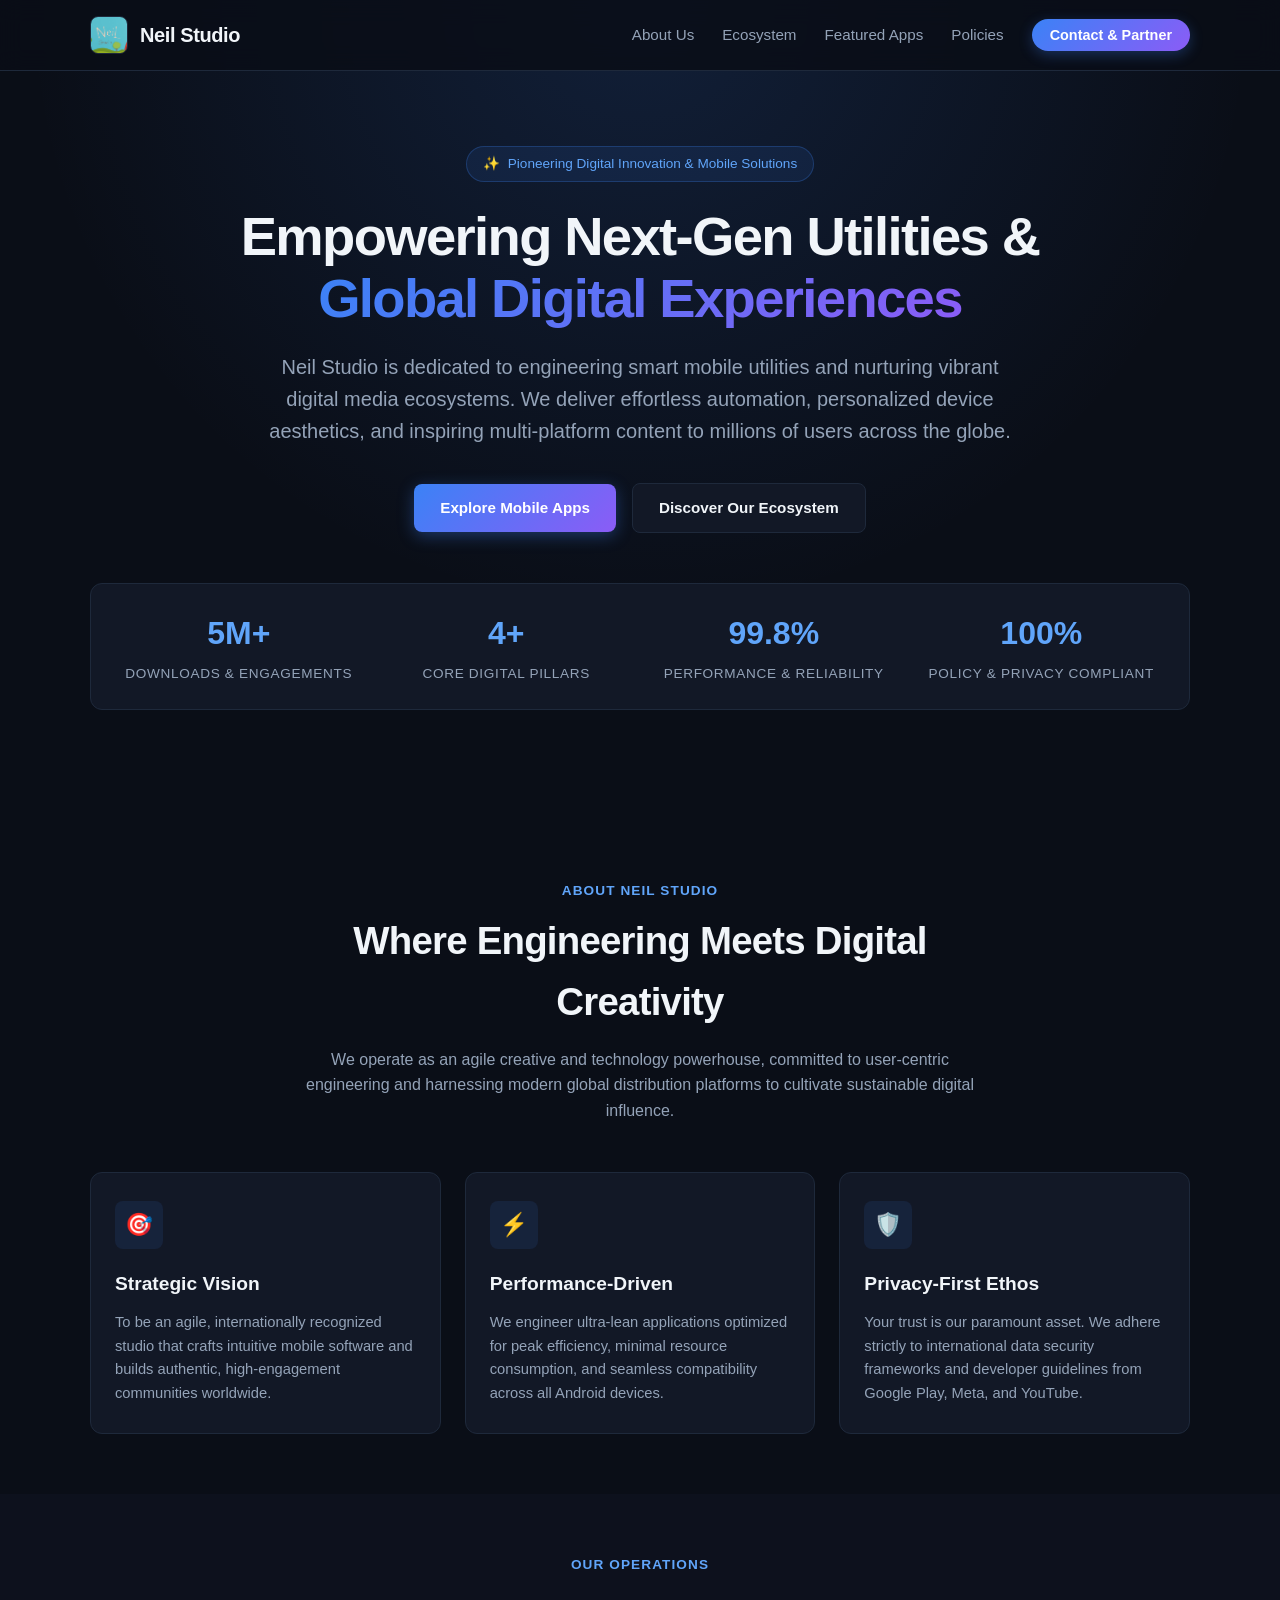
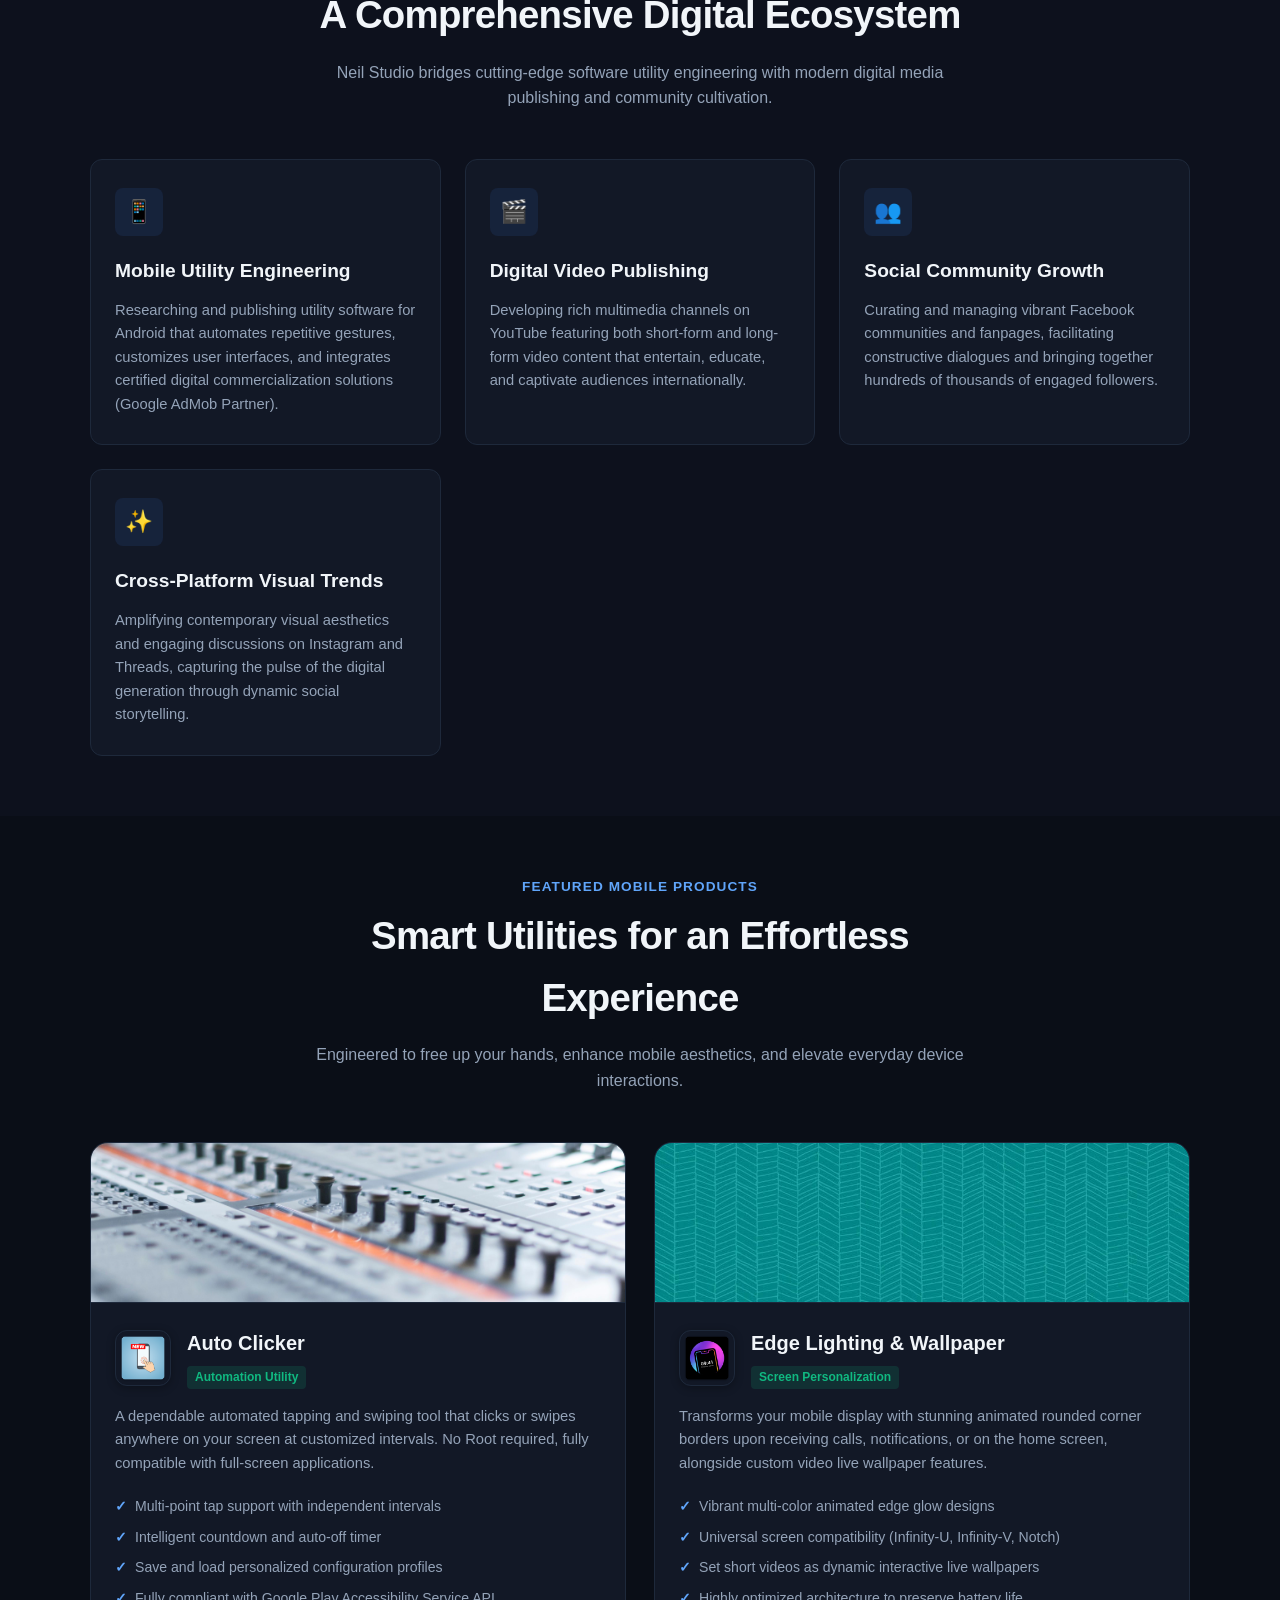
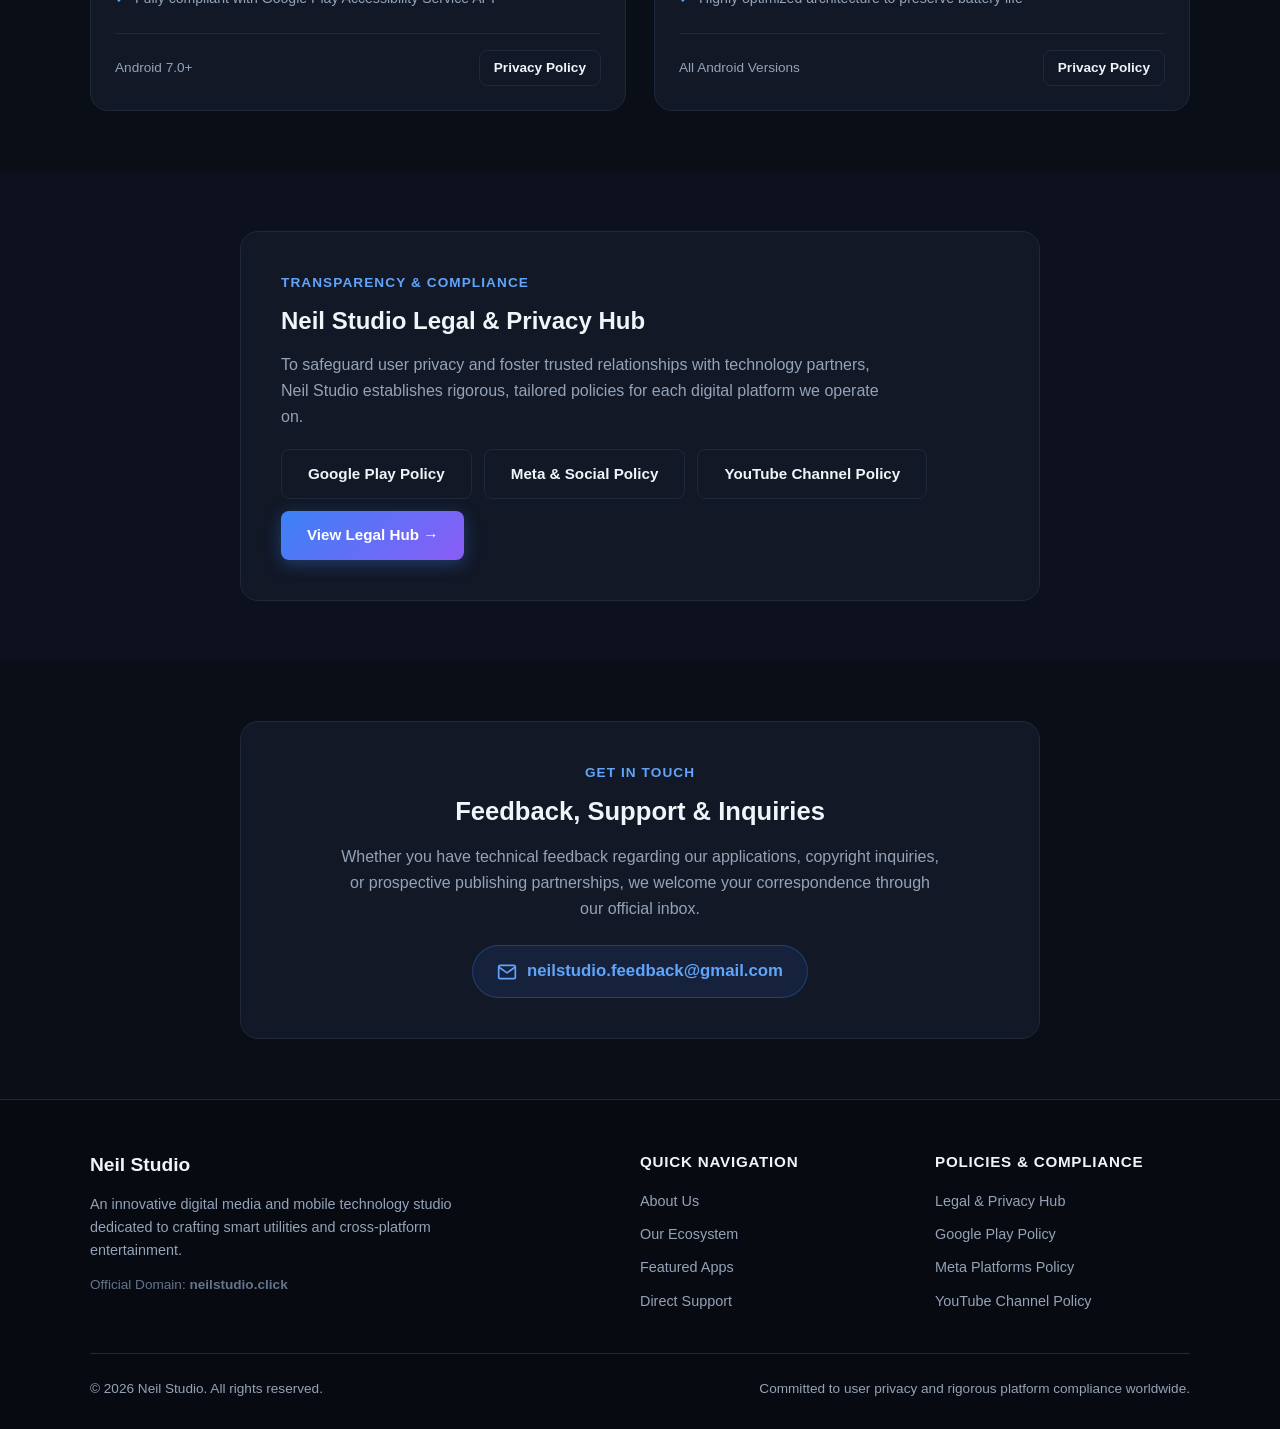
<file: index.html>
<!DOCTYPE html>
<html lang="en">
<head>
  <meta charset="utf-8">
  <meta name="viewport" content="width=device-width, initial-scale=1.0">
  <title>Neil Studio | Creative Digital Media & Multi-Platform App Development</title>
  
  <meta name="description" content="Neil Studio is an innovative technology and digital media studio specializing in smart mobile utility applications and vibrant multi-platform social ecosystems.">
  <meta name="keywords" content="Neil Studio, Auto Clicker, Edge Lighting, Android Apps, Digital Media, Content Creation, neilstudio.click">
  <meta name="author" content="Neil Studio">
  <link rel="canonical" href="https://neilstudio.click/">
  
  <!-- Open Graph / Social Cards -->
  <meta property="og:type" content="website">
  <meta property="og:url" content="https://neilstudio.click/">
  <meta property="og:title" content="Neil Studio | Digital Media & Technology Innovation">
  <meta property="og:description" content="Discover smart mobile utilities and innovative digital content ecosystems crafted by Neil Studio.">
  <meta property="og:image" content="assets/banner-autoclicker.jpg">

  <!-- Favicon -->
  <link rel="icon" type="image/png" href="assets/favicon.png">
  
  <!-- Main Stylesheet -->
  <link rel="stylesheet" href="style.css">
</head>
<body>

  <!-- Navigation Bar -->
  <header class="navbar">
    <div class="container nav-container">
      <a href="index.html" class="nav-brand">
        <img src="assets/logo.png" alt="Neil Studio Logo" class="nav-logo">
        <span>Neil Studio</span>
      </a>

      <button class="nav-toggle" id="navToggle" aria-label="Toggle navigation menu">
        <svg width="24" height="24" viewBox="0 0 24 24" fill="none" stroke="currentColor" stroke-width="2">
          <line x1="3" y1="12" x2="21" y2="12"></line>
          <line x1="3" y1="6" x2="21" y2="6"></line>
          <line x1="3" y1="18" x2="21" y2="18"></line>
        </svg>
      </button>

      <nav>
        <ul class="nav-menu" id="navMenu">
          <li><a href="#about" class="nav-link">About Us</a></li>
          <li><a href="#services" class="nav-link">Ecosystem</a></li>
          <li><a href="#apps" class="nav-link">Featured Apps</a></li>
          <li><a href="policies/index.html" class="nav-link">Policies</a></li>
          <li><a href="#contact" class="nav-cta">Contact & Partner</a></li>
        </ul>
      </nav>
    </div>
  </header>

  <main>
    <!-- Hero Section -->
    <section class="hero-section">
      <div class="container">
        <div class="hero-badge">
          <span>✨</span> Pioneering Digital Innovation & Mobile Solutions
        </div>
        <h1 class="hero-title">
          Empowering Next-Gen Utilities & <br>
          <span class="gradient-text">Global Digital Experiences</span>
        </h1>
        <p class="hero-desc">
          Neil Studio is dedicated to engineering smart mobile utilities and nurturing vibrant digital media ecosystems. We deliver effortless automation, personalized device aesthetics, and inspiring multi-platform content to millions of users across the globe.
        </p>
        <div class="hero-actions">
          <a href="#apps" class="btn btn-primary">Explore Mobile Apps</a>
          <a href="#services" class="btn btn-secondary">Discover Our Ecosystem</a>
        </div>

        <!-- Highlights / Stats -->
        <div class="stats-grid">
          <div class="stat-item">
            <div class="stat-num">5M+</div>
            <div class="stat-label">Downloads & Engagements</div>
          </div>
          <div class="stat-item">
            <div class="stat-num">4+</div>
            <div class="stat-label">Core Digital Pillars</div>
          </div>
          <div class="stat-item">
            <div class="stat-num">99.8%</div>
            <div class="stat-label">Performance & Reliability</div>
          </div>
          <div class="stat-item">
            <div class="stat-num">100%</div>
            <div class="stat-label">Policy & Privacy Compliant</div>
          </div>
        </div>
      </div>
    </section>

    <!-- About Section -->
    <section class="section" id="about">
      <div class="container">
        <div class="section-header">
          <div class="section-tag">About Neil Studio</div>
          <h2 class="section-title">Where Engineering Meets Digital Creativity</h2>
          <p class="section-desc">
            We operate as an agile creative and technology powerhouse, committed to user-centric engineering and harnessing modern global distribution platforms to cultivate sustainable digital influence.
          </p>
        </div>

        <div class="cards-grid">
          <div class="card">
            <div class="card-icon">🎯</div>
            <h3 class="card-title">Strategic Vision</h3>
            <p class="card-desc">
              To be an agile, internationally recognized studio that crafts intuitive mobile software and builds authentic, high-engagement communities worldwide.
            </p>
          </div>

          <div class="card">
            <div class="card-icon">⚡</div>
            <h3 class="card-title">Performance-Driven</h3>
            <p class="card-desc">
              We engineer ultra-lean applications optimized for peak efficiency, minimal resource consumption, and seamless compatibility across all Android devices.
            </p>
          </div>

          <div class="card">
            <div class="card-icon">🛡️</div>
            <h3 class="card-title">Privacy-First Ethos</h3>
            <p class="card-desc">
              Your trust is our paramount asset. We adhere strictly to international data security frameworks and developer guidelines from Google Play, Meta, and YouTube.
            </p>
          </div>
        </div>
      </div>
    </section>

    <!-- Services / Ecosystem Section -->
    <section class="section" id="services" style="background: rgba(18, 24, 38, 0.4);">
      <div class="container">
        <div class="section-header">
          <div class="section-tag">Our Operations</div>
          <h2 class="section-title">A Comprehensive Digital Ecosystem</h2>
          <p class="section-desc">
            Neil Studio bridges cutting-edge software utility engineering with modern digital media publishing and community cultivation.
          </p>
        </div>

        <div class="cards-grid">
          <div class="card">
            <div class="card-icon">📱</div>
            <h3 class="card-title">Mobile Utility Engineering</h3>
            <p class="card-desc">
              Researching and publishing utility software for Android that automates repetitive gestures, customizes user interfaces, and integrates certified digital commercialization solutions (Google AdMob Partner).
            </p>
          </div>

          <div class="card">
            <div class="card-icon">🎬</div>
            <h3 class="card-title">Digital Video Publishing</h3>
            <p class="card-desc">
              Developing rich multimedia channels on YouTube featuring both short-form and long-form video content that entertain, educate, and captivate audiences internationally.
            </p>
          </div>

          <div class="card">
            <div class="card-icon">👥</div>
            <h3 class="card-title">Social Community Growth</h3>
            <p class="card-desc">
              Curating and managing vibrant Facebook communities and fanpages, facilitating constructive dialogues and bringing together hundreds of thousands of engaged followers.
            </p>
          </div>

          <div class="card">
            <div class="card-icon">✨</div>
            <h3 class="card-title">Cross-Platform Visual Trends</h3>
            <p class="card-desc">
              Amplifying contemporary visual aesthetics and engaging discussions on Instagram and Threads, capturing the pulse of the digital generation through dynamic social storytelling.
            </p>
          </div>
        </div>
      </div>
    </section>

    <!-- Featured Apps Section -->
    <section class="section" id="apps">
      <div class="container">
        <div class="section-header">
          <div class="section-tag">Featured Mobile Products</div>
          <h2 class="section-title">Smart Utilities for an Effortless Experience</h2>
          <p class="section-desc">
            Engineered to free up your hands, enhance mobile aesthetics, and elevate everyday device interactions.
          </p>
        </div>

        <div class="apps-grid">
          <!-- App 1: Auto Clicker -->
          <div class="app-card">
            <img src="assets/banner-autoclicker.jpg" alt="Auto Clicker Banner" class="app-banner">
            <div class="app-content">
              <div class="app-header">
                <img src="assets/icon-autoclicker.png" alt="Auto Clicker Icon" class="app-icon">
                <div class="app-title-area">
                  <h3>Auto Clicker</h3>
                  <span class="app-badge">Automation Utility</span>
                </div>
              </div>
              <p class="app-desc">
                A dependable automated tapping and swiping tool that clicks or swipes anywhere on your screen at customized intervals. No Root required, fully compatible with full-screen applications.
              </p>
              <ul class="app-features">
                <li>Multi-point tap support with independent intervals</li>
                <li>Intelligent countdown and auto-off timer</li>
                <li>Save and load personalized configuration profiles</li>
                <li>Fully compliant with Google Play Accessibility Service API</li>
              </ul>
              <div class="app-footer">
                <span style="font-size: 0.85rem; color: var(--text-muted);">Android 7.0+</span>
                <a href="policies/google-play.html" class="btn btn-secondary" style="padding: 6px 14px; font-size: 0.85rem;">Privacy Policy</a>
              </div>
            </div>
          </div>

          <!-- App 2: Edge Lighting -->
          <div class="app-card">
            <img src="assets/banner-edgelighting.jpg" alt="Edge Lighting Banner" class="app-banner">
            <div class="app-content">
              <div class="app-header">
                <img src="assets/icon-edgelighting.png" alt="Edge Lighting Icon" class="app-icon">
                <div class="app-title-area">
                  <h3>Edge Lighting & Wallpaper</h3>
                  <span class="app-badge">Screen Personalization</span>
                </div>
              </div>
              <p class="app-desc">
                Transforms your mobile display with stunning animated rounded corner borders upon receiving calls, notifications, or on the home screen, alongside custom video live wallpaper features.
              </p>
              <ul class="app-features">
                <li>Vibrant multi-color animated edge glow designs</li>
                <li>Universal screen compatibility (Infinity-U, Infinity-V, Notch)</li>
                <li>Set short videos as dynamic interactive live wallpapers</li>
                <li>Highly optimized architecture to preserve battery life</li>
              </ul>
              <div class="app-footer">
                <span style="font-size: 0.85rem; color: var(--text-muted);">All Android Versions</span>
                <a href="policies/google-play.html" class="btn btn-secondary" style="padding: 6px 14px; font-size: 0.85rem;">Privacy Policy</a>
              </div>
            </div>
          </div>
        </div>
      </div>
    </section>

    <!-- Policies & Trust Banner -->
    <section class="section" style="background: rgba(18, 24, 38, 0.4);">
      <div class="container">
        <div class="contact-box" style="text-align: left; display: flex; flex-direction: column; gap: 20px;">
          <div>
            <div class="section-tag">Transparency & Compliance</div>
            <h3 style="font-size: 1.5rem; margin-top: 6px;">Neil Studio Legal & Privacy Hub</h3>
            <p style="margin: 0; color: var(--text-muted);">
              To safeguard user privacy and foster trusted relationships with technology partners, Neil Studio establishes rigorous, tailored policies for each digital platform we operate on.
            </p>
          </div>
          <div style="display: flex; gap: 12px; flex-wrap: wrap;">
            <a href="policies/google-play.html" class="btn btn-secondary">Google Play Policy</a>
            <a href="policies/meta.html" class="btn btn-secondary">Meta & Social Policy</a>
            <a href="policies/youtube.html" class="btn btn-secondary">YouTube Channel Policy</a>
            <a href="policies/index.html" class="btn btn-primary">View Legal Hub →</a>
          </div>
        </div>
      </div>
    </section>

    <!-- Contact / Feedback Section -->
    <section class="section" id="contact">
      <div class="container">
        <div class="contact-box">
          <div class="section-tag">Get In Touch</div>
          <h3>Feedback, Support & Inquiries</h3>
          <p>
            Whether you have technical feedback regarding our applications, copyright inquiries, or prospective publishing partnerships, we welcome your correspondence through our official inbox.
          </p>
          <a href="mailto:neilstudio.feedback@gmail.com" class="email-pill">
            <svg width="20" height="20" viewBox="0 0 24 24" fill="none" stroke="currentColor" stroke-width="2">
              <path d="M4 4h16c1.1 0 2 .9 2 2v12c0 1.1-.9 2-2 2H4c-1.1 0-2-.9-2-2V6c0-1.1.9-2 2-2z"></path>
              <polyline points="22,6 12,13 2,6"></polyline>
            </svg>
            <span>neilstudio.feedback@gmail.com</span>
          </a>
        </div>
      </div>
    </section>
  </main>

  <!-- Footer -->
  <footer class="footer">
    <div class="container">
      <div class="footer-grid">
        <div class="footer-brand">
          <h4>Neil Studio</h4>
          <p>
            An innovative digital media and mobile technology studio dedicated to crafting smart utilities and cross-platform entertainment.
          </p>
          <p style="margin-top: 12px; font-size: 0.85rem; color: var(--text-faint);">
            Official Domain: <strong>neilstudio.click</strong>
          </p>
        </div>

        <div class="footer-col">
          <h5>Quick Navigation</h5>
          <ul class="footer-links">
            <li><a href="#about">About Us</a></li>
            <li><a href="#services">Our Ecosystem</a></li>
            <li><a href="#apps">Featured Apps</a></li>
            <li><a href="mailto:neilstudio.feedback@gmail.com">Direct Support</a></li>
          </ul>
        </div>

        <div class="footer-col">
          <h5>Policies & Compliance</h5>
          <ul class="footer-links">
            <li><a href="policies/index.html">Legal & Privacy Hub</a></li>
            <li><a href="policies/google-play.html">Google Play Policy</a></li>
            <li><a href="policies/meta.html">Meta Platforms Policy</a></li>
            <li><a href="policies/youtube.html">YouTube Channel Policy</a></li>
          </ul>
        </div>
      </div>

      <div class="footer-bottom">
        <div>© 2026 Neil Studio. All rights reserved.</div>
        <div>Committed to user privacy and rigorous platform compliance worldwide.</div>
      </div>
    </div>
  </footer>

  <script>
    // Responsive Mobile Navigation Toggle
    const navToggle = document.getElementById('navToggle');
    const navMenu = document.getElementById('navMenu');
    if (navToggle && navMenu) {
      navToggle.addEventListener('click', () => {
        navMenu.classList.toggle('is-active');
      });
      // Close menu when clicking outside or link
      navMenu.querySelectorAll('a').forEach(link => {
        link.addEventListener('click', () => {
          navMenu.classList.remove('is-active');
        });
      });
    }
  </script>
</body>
</html>
</file>
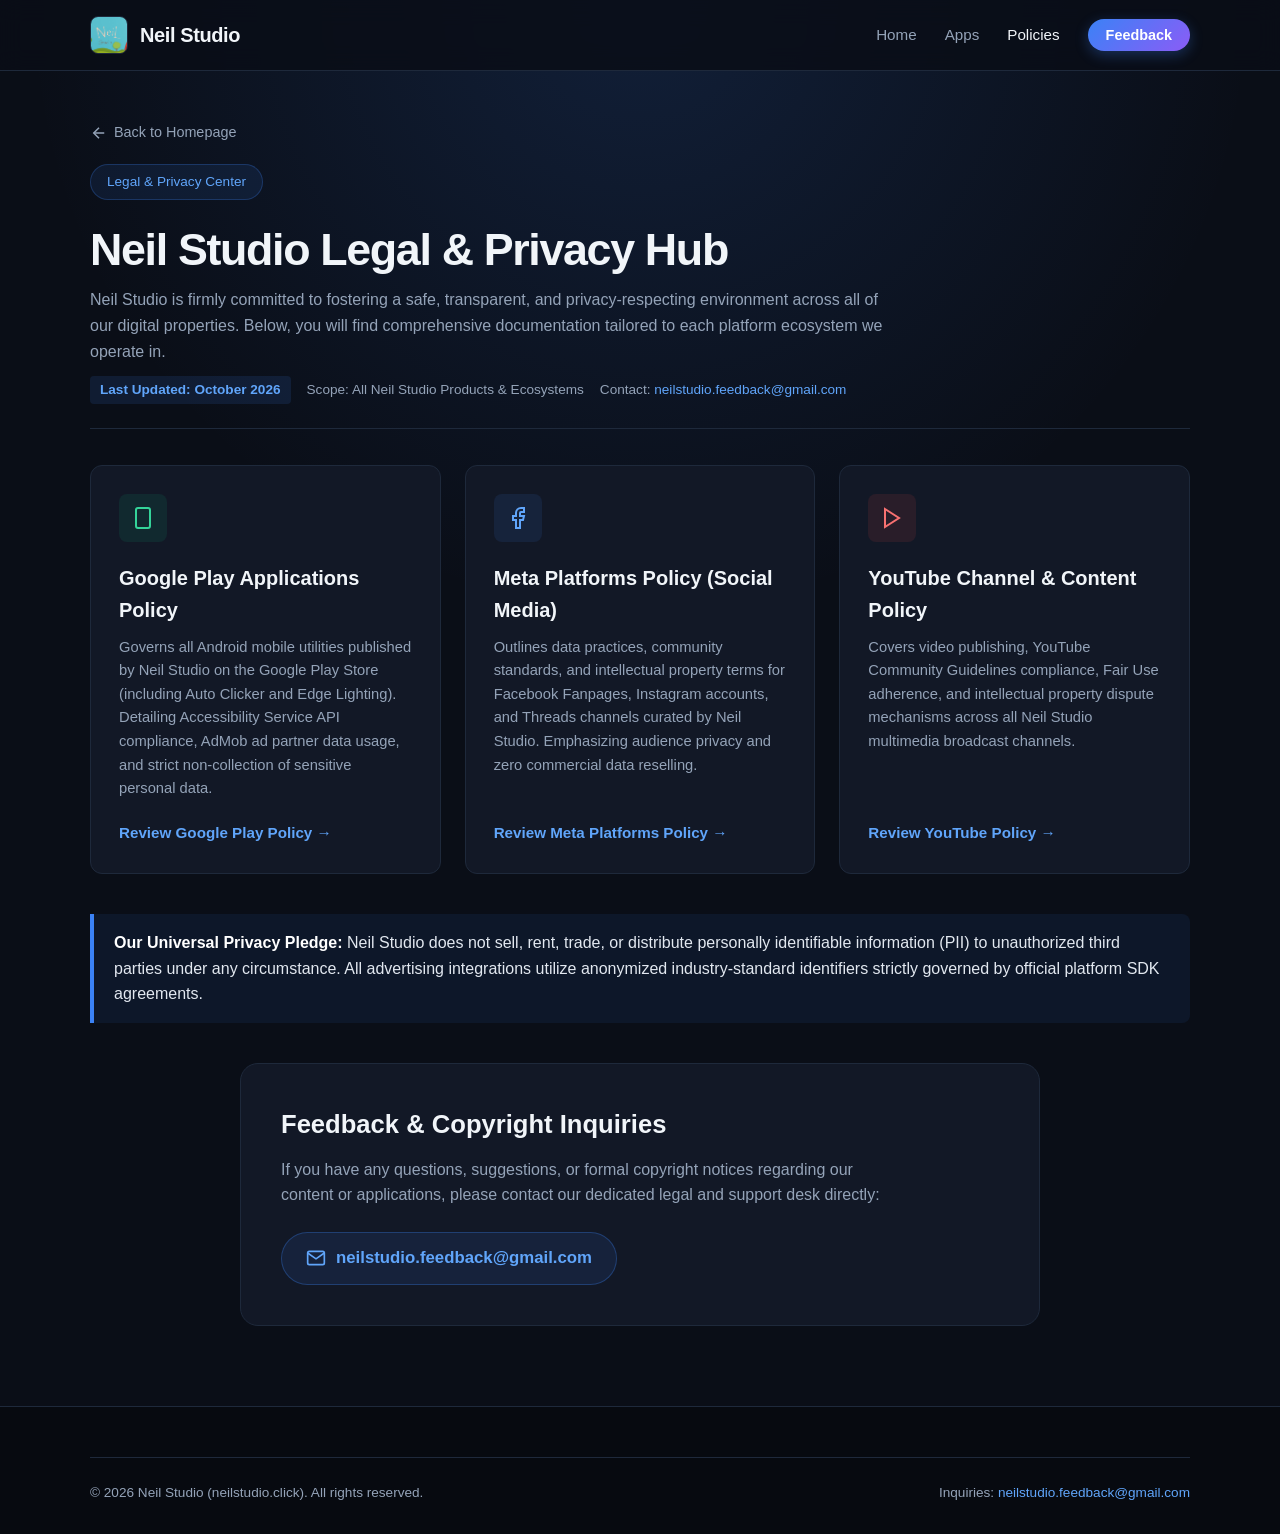
<file: policies/index.html>
<!DOCTYPE html>
<html lang="en">
<head>
  <meta charset="utf-8">
  <meta name="viewport" content="width=device-width, initial-scale=1.0">
  <title>Legal & Privacy Hub | Neil Studio</title>
  
  <meta name="description" content="Centralized Legal and Privacy Hub for Neil Studio. Access specific terms, privacy commitments, and platform policies across Google Play, Meta, and YouTube.">
  <link rel="canonical" href="https://neilstudio.click/policies/">
  
  <link rel="icon" type="image/png" href="../assets/favicon.png">
  <link rel="stylesheet" href="../style.css">
</head>
<body>

  <!-- Navigation Bar -->
  <header class="navbar">
    <div class="container nav-container">
      <a href="../index.html" class="nav-brand">
        <img src="../assets/logo.png" alt="Neil Studio Logo" class="nav-logo">
        <span>Neil Studio</span>
      </a>

      <nav>
        <ul class="nav-menu" style="display: flex;">
          <li><a href="../index.html" class="nav-link">Home</a></li>
          <li><a href="../index.html#apps" class="nav-link">Apps</a></li>
          <li><a href="index.html" class="nav-link active">Policies</a></li>
          <li><a href="mailto:neilstudio.feedback@gmail.com" class="nav-cta">Feedback</a></li>
        </ul>
      </nav>
    </div>
  </header>

  <main class="policy-wrapper">
    <div class="container">
      <a href="../index.html" class="back-link">
        <svg width="18" height="18" viewBox="0 0 24 24" fill="none" stroke="currentColor" stroke-width="2">
          <line x1="19" y1="12" x2="5" y2="12"></line>
          <polyline points="12 19 5 12 12 5"></polyline>
        </svg>
        <span>Back to Homepage</span>
      </a>

      <div class="policy-header">
        <div class="hero-badge">Legal & Privacy Center</div>
        <h1 class="hero-title" style="font-size: clamp(2rem, 4vw, 2.8rem); margin-bottom: 12px; text-align: left;">
          Neil Studio Legal & Privacy Hub
        </h1>
        <p class="section-desc" style="text-align: left; max-width: 800px;">
          Neil Studio is firmly committed to fostering a safe, transparent, and privacy-respecting environment across all of our digital properties. Below, you will find comprehensive documentation tailored to each platform ecosystem we operate in.
        </p>
        <div class="policy-meta">
          <span class="policy-tag">Last Updated: October 2026</span>
          <span>Scope: All Neil Studio Products & Ecosystems</span>
          <span>Contact: <a href="mailto:neilstudio.feedback@gmail.com">neilstudio.feedback@gmail.com</a></span>
        </div>
      </div>

      <!-- Hub Grid -->
      <div class="policy-cards-grid">
        <!-- Card 1: Google Play -->
        <a href="google-play.html" class="policy-hub-card">
          <div class="card-icon" style="background: rgba(16, 185, 129, 0.1); color: #34d399;">
            <svg width="24" height="24" viewBox="0 0 24 24" fill="none" stroke="currentColor" stroke-width="2">
              <rect x="5" y="2" width="14" height="20" rx="2" ry="2"></rect>
              <line x1="12" y1="18" x2="12.01" y2="18"></line>
            </svg>
          </div>
          <h3>Google Play Applications Policy</h3>
          <p>
            Governs all Android mobile utilities published by Neil Studio on the Google Play Store (including Auto Clicker and Edge Lighting). Detailing Accessibility Service API compliance, AdMob ad partner data usage, and strict non-collection of sensitive personal data.
          </p>
          <div style="font-weight: 600; color: var(--primary-light); font-size: 0.95rem; margin-top: auto;">
            Review Google Play Policy →
          </div>
        </a>

        <!-- Card 2: Meta -->
        <a href="meta.html" class="policy-hub-card">
          <div class="card-icon" style="background: rgba(59, 130, 246, 0.1); color: #60a5fa;">
            <svg width="24" height="24" viewBox="0 0 24 24" fill="none" stroke="currentColor" stroke-width="2">
              <path d="M18 2h-3a5 5 0 0 0-5 5v3H7v4h3v8h4v-8h3l1-4h-4V7a1 1 0 0 1 1-1h3z"></path>
            </svg>
          </div>
          <h3>Meta Platforms Policy (Social Media)</h3>
          <p>
            Outlines data practices, community standards, and intellectual property terms for Facebook Fanpages, Instagram accounts, and Threads channels curated by Neil Studio. Emphasizing audience privacy and zero commercial data reselling.
          </p>
          <div style="font-weight: 600; color: var(--primary-light); font-size: 0.95rem; margin-top: auto;">
            Review Meta Platforms Policy →
          </div>
        </a>

        <!-- Card 3: YouTube -->
        <a href="youtube.html" class="policy-hub-card">
          <div class="card-icon" style="background: rgba(239, 68, 68, 0.1); color: #f87171;">
            <svg width="24" height="24" viewBox="0 0 24 24" fill="none" stroke="currentColor" stroke-width="2">
              <polygon points="5 3 19 12 5 21 5 3"></polygon>
            </svg>
          </div>
          <h3>YouTube Channel & Content Policy</h3>
          <p>
            Covers video publishing, YouTube Community Guidelines compliance, Fair Use adherence, and intellectual property dispute mechanisms across all Neil Studio multimedia broadcast channels.
          </p>
          <div style="font-weight: 600; color: var(--primary-light); font-size: 0.95rem; margin-top: auto;">
            Review YouTube Policy →
          </div>
        </a>
      </div>

      <!-- General Commitment Notice -->
      <div class="policy-alert" style="margin-top: 40px;">
        <strong>Our Universal Privacy Pledge:</strong> Neil Studio does not sell, rent, trade, or distribute personally identifiable information (PII) to unauthorized third parties under any circumstance. All advertising integrations utilize anonymized industry-standard identifiers strictly governed by official platform SDK agreements.
      </div>

      <!-- Feedback Banner -->
      <div class="contact-box" style="margin-top: 40px; text-align: left;">
        <h3>Feedback & Copyright Inquiries</h3>
        <p style="margin-left: 0;">
          If you have any questions, suggestions, or formal copyright notices regarding our content or applications, please contact our dedicated legal and support desk directly:
        </p>
        <a href="mailto:neilstudio.feedback@gmail.com" class="email-pill">
          <svg width="20" height="20" viewBox="0 0 24 24" fill="none" stroke="currentColor" stroke-width="2">
            <path d="M4 4h16c1.1 0 2 .9 2 2v12c0 1.1-.9 2-2 2H4c-1.1 0-2-.9-2-2V6c0-1.1.9-2 2-2z"></path>
            <polyline points="22,6 12,13 2,6"></polyline>
          </svg>
          <span>neilstudio.feedback@gmail.com</span>
        </a>
      </div>
    </div>
  </main>

  <!-- Footer -->
  <footer class="footer">
    <div class="container">
      <div class="footer-bottom">
        <div>© 2026 Neil Studio (neilstudio.click). All rights reserved.</div>
        <div>Inquiries: <a href="mailto:neilstudio.feedback@gmail.com">neilstudio.feedback@gmail.com</a></div>
      </div>
    </div>
  </footer>

</body>
</html>
</file>
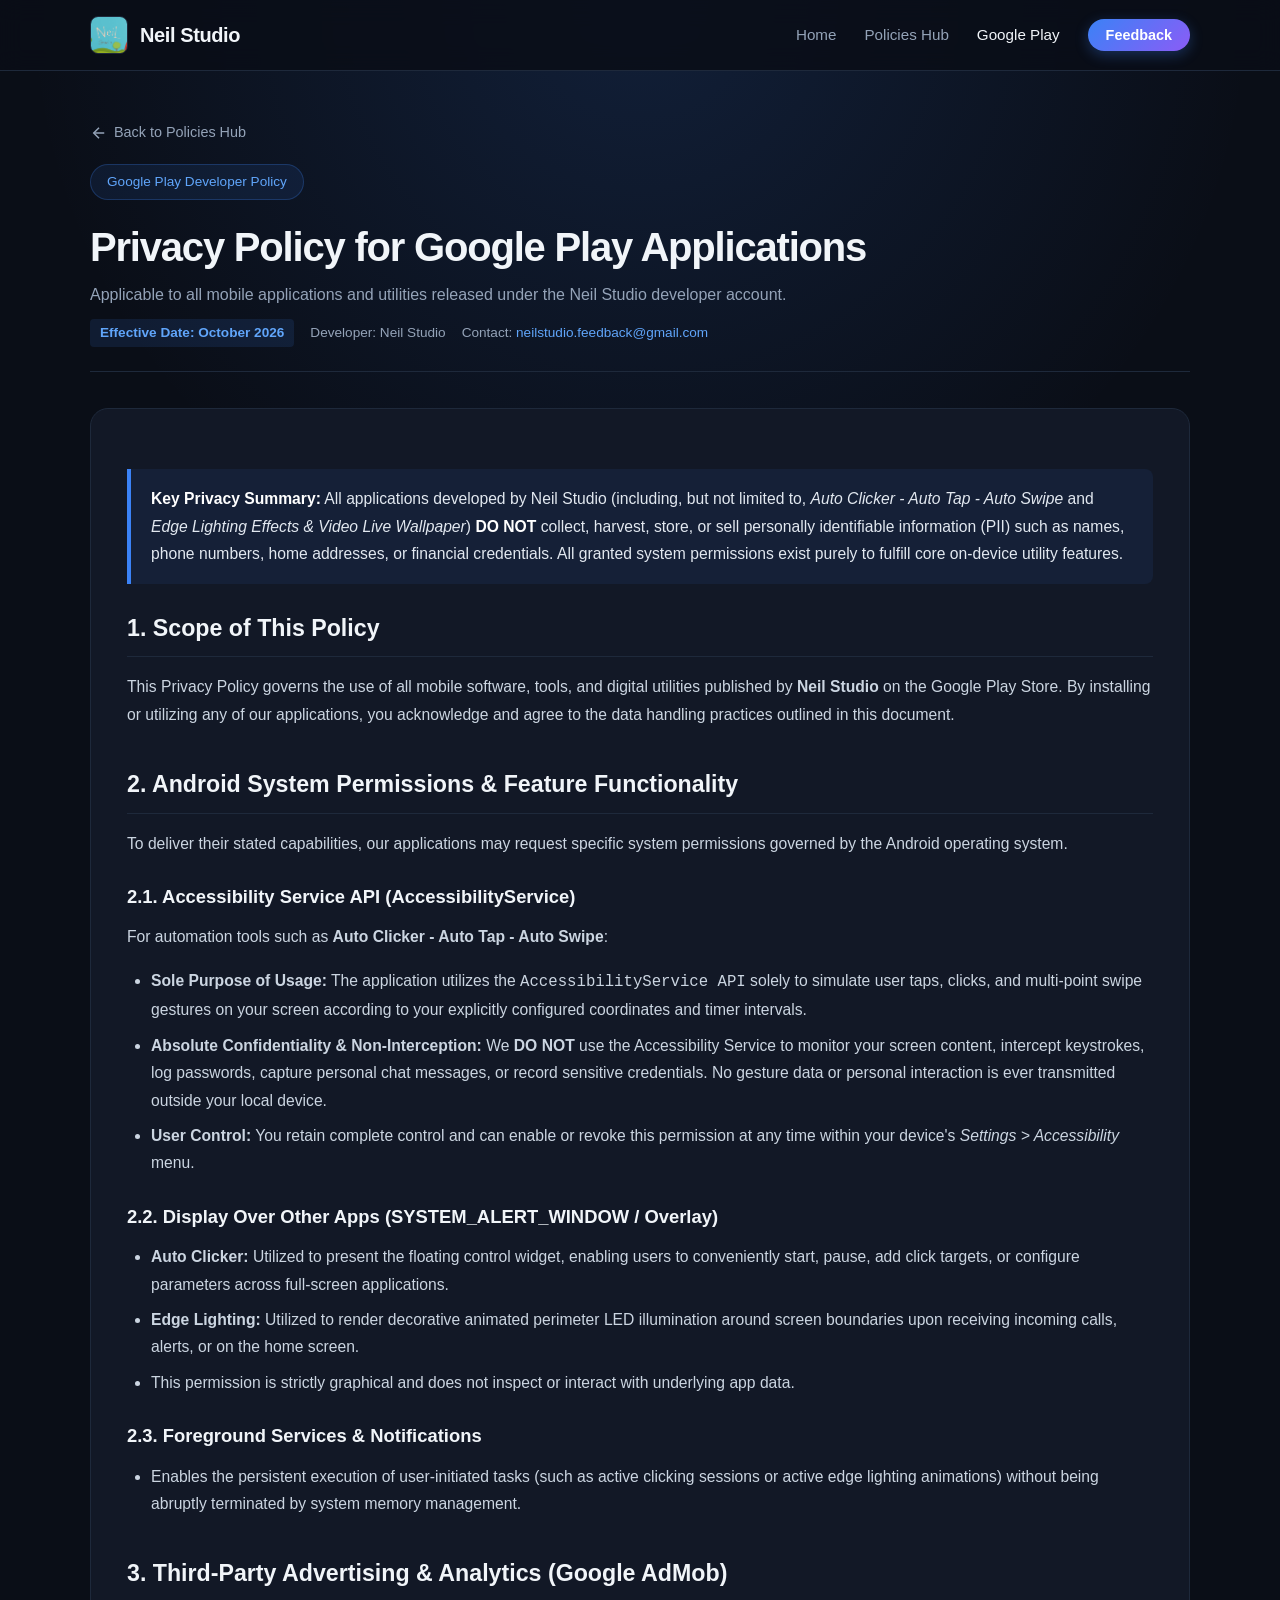
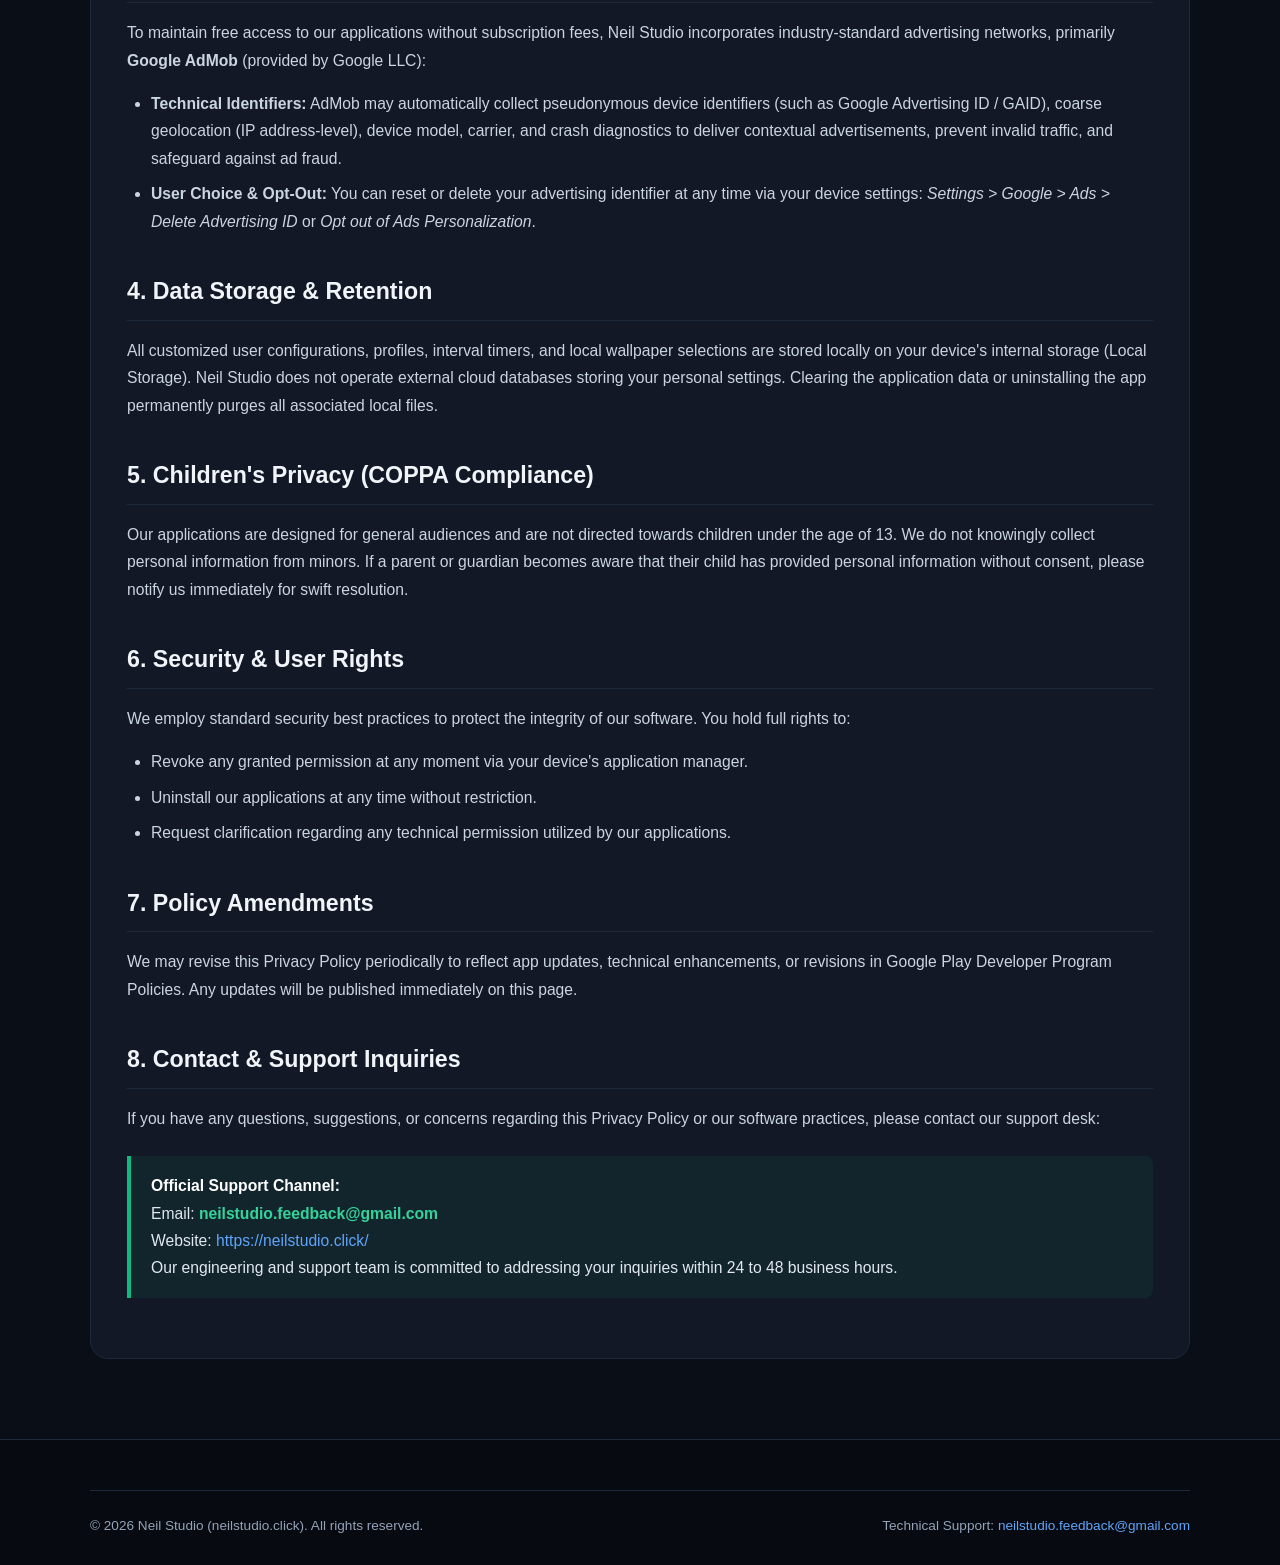
<file: policies/google-play.html>
<!DOCTYPE html>
<html lang="en">
<head>
  <meta charset="utf-8">
  <meta name="viewport" content="width=device-width, initial-scale=1.0">
  <title>Google Play Applications Privacy Policy | Neil Studio</title>
  
  <meta name="description" content="Official Privacy Policy for all Android mobile applications published by Neil Studio on the Google Play Store, including Auto Clicker and Edge Lighting.">
  <link rel="canonical" href="https://neilstudio.click/policies/google-play.html">
  
  <link rel="icon" type="image/png" href="../assets/favicon.png">
  <link rel="stylesheet" href="../style.css">
</head>
<body>

  <!-- Navigation Bar -->
  <header class="navbar">
    <div class="container nav-container">
      <a href="../index.html" class="nav-brand">
        <img src="../assets/logo.png" alt="Neil Studio Logo" class="nav-logo">
        <span>Neil Studio</span>
      </a>

      <nav>
        <ul class="nav-menu" style="display: flex;">
          <li><a href="../index.html" class="nav-link">Home</a></li>
          <li><a href="index.html" class="nav-link">Policies Hub</a></li>
          <li><a href="google-play.html" class="nav-link active">Google Play</a></li>
          <li><a href="mailto:neilstudio.feedback@gmail.com" class="nav-cta">Feedback</a></li>
        </ul>
      </nav>
    </div>
  </header>

  <main class="policy-wrapper">
    <div class="container">
      <a href="index.html" class="back-link">
        <svg width="18" height="18" viewBox="0 0 24 24" fill="none" stroke="currentColor" stroke-width="2">
          <line x1="19" y1="12" x2="5" y2="12"></line>
          <polyline points="12 19 5 12 12 5"></polyline>
        </svg>
        <span>Back to Policies Hub</span>
      </a>

      <div class="policy-header">
        <div class="hero-badge">Google Play Developer Policy</div>
        <h1 class="hero-title" style="font-size: clamp(1.8rem, 3.5vw, 2.5rem); margin-bottom: 12px; text-align: left;">
          Privacy Policy for Google Play Applications
        </h1>
        <p style="color: var(--text-muted); font-size: 1rem;">
          Applicable to all mobile applications and utilities released under the Neil Studio developer account.
        </p>
        <div class="policy-meta">
          <span class="policy-tag">Effective Date: October 2026</span>
          <span>Developer: Neil Studio</span>
          <span>Contact: <a href="mailto:neilstudio.feedback@gmail.com">neilstudio.feedback@gmail.com</a></span>
        </div>
      </div>

      <div class="policy-content">
        <div class="policy-alert">
          <strong>Key Privacy Summary:</strong> All applications developed by Neil Studio (including, but not limited to, <em>Auto Clicker - Auto Tap - Auto Swipe</em> and <em>Edge Lighting Effects &amp; Video Live Wallpaper</em>) <strong>DO NOT</strong> collect, harvest, store, or sell personally identifiable information (PII) such as names, phone numbers, home addresses, or financial credentials. All granted system permissions exist purely to fulfill core on-device utility features.
        </div>

        <h2>1. Scope of This Policy</h2>
        <p>
          This Privacy Policy governs the use of all mobile software, tools, and digital utilities published by <strong>Neil Studio</strong> on the Google Play Store. By installing or utilizing any of our applications, you acknowledge and agree to the data handling practices outlined in this document.
        </p>

        <h2>2. Android System Permissions &amp; Feature Functionality</h2>
        <p>
          To deliver their stated capabilities, our applications may request specific system permissions governed by the Android operating system.
        </p>

        <h3>2.1. Accessibility Service API (AccessibilityService)</h3>
        <p>
          For automation tools such as <strong>Auto Clicker - Auto Tap - Auto Swipe</strong>:
        </p>
        <ul>
          <li><strong>Sole Purpose of Usage:</strong> The application utilizes the <code>AccessibilityService API</code> solely to simulate user taps, clicks, and multi-point swipe gestures on your screen according to your explicitly configured coordinates and timer intervals.</li>
          <li><strong>Absolute Confidentiality &amp; Non-Interception:</strong> We <strong>DO NOT</strong> use the Accessibility Service to monitor your screen content, intercept keystrokes, log passwords, capture personal chat messages, or record sensitive credentials. No gesture data or personal interaction is ever transmitted outside your local device.</li>
          <li><strong>User Control:</strong> You retain complete control and can enable or revoke this permission at any time within your device's <em>Settings &gt; Accessibility</em> menu.</li>
        </ul>

        <h3>2.2. Display Over Other Apps (SYSTEM_ALERT_WINDOW / Overlay)</h3>
        <ul>
          <li><strong>Auto Clicker:</strong> Utilized to present the floating control widget, enabling users to conveniently start, pause, add click targets, or configure parameters across full-screen applications.</li>
          <li><strong>Edge Lighting:</strong> Utilized to render decorative animated perimeter LED illumination around screen boundaries upon receiving incoming calls, alerts, or on the home screen.</li>
          <li>This permission is strictly graphical and does not inspect or interact with underlying app data.</li>
        </ul>

        <h3>2.3. Foreground Services &amp; Notifications</h3>
        <ul>
          <li>Enables the persistent execution of user-initiated tasks (such as active clicking sessions or active edge lighting animations) without being abruptly terminated by system memory management.</li>
        </ul>

        <h2>3. Third-Party Advertising &amp; Analytics (Google AdMob)</h2>
        <p>
          To maintain free access to our applications without subscription fees, Neil Studio incorporates industry-standard advertising networks, primarily <strong>Google AdMob</strong> (provided by Google LLC):
        </p>
        <ul>
          <li><strong>Technical Identifiers:</strong> AdMob may automatically collect pseudonymous device identifiers (such as Google Advertising ID / GAID), coarse geolocation (IP address-level), device model, carrier, and crash diagnostics to deliver contextual advertisements, prevent invalid traffic, and safeguard against ad fraud.</li>
          <li><strong>User Choice &amp; Opt-Out:</strong> You can reset or delete your advertising identifier at any time via your device settings: <em>Settings &gt; Google &gt; Ads &gt; Delete Advertising ID</em> or <em>Opt out of Ads Personalization</em>.</li>
        </ul>

        <h2>4. Data Storage &amp; Retention</h2>
        <p>
          All customized user configurations, profiles, interval timers, and local wallpaper selections are stored locally on your device's internal storage (Local Storage). Neil Studio does not operate external cloud databases storing your personal settings. Clearing the application data or uninstalling the app permanently purges all associated local files.
        </p>

        <h2>5. Children's Privacy (COPPA Compliance)</h2>
        <p>
          Our applications are designed for general audiences and are not directed towards children under the age of 13. We do not knowingly collect personal information from minors. If a parent or guardian becomes aware that their child has provided personal information without consent, please notify us immediately for swift resolution.
        </p>

        <h2>6. Security &amp; User Rights</h2>
        <p>
          We employ standard security best practices to protect the integrity of our software. You hold full rights to:
        </p>
        <ul>
          <li>Revoke any granted permission at any moment via your device's application manager.</li>
          <li>Uninstall our applications at any time without restriction.</li>
          <li>Request clarification regarding any technical permission utilized by our applications.</li>
        </ul>

        <h2>7. Policy Amendments</h2>
        <p>
          We may revise this Privacy Policy periodically to reflect app updates, technical enhancements, or revisions in Google Play Developer Program Policies. Any updates will be published immediately on this page.
        </p>

        <h2>8. Contact &amp; Support Inquiries</h2>
        <p>
          If you have any questions, suggestions, or concerns regarding this Privacy Policy or our software practices, please contact our support desk:
        </p>
        
        <div class="policy-alert" style="background: rgba(16, 185, 129, 0.08); border-left-color: var(--accent-emerald);">
          <strong>Official Support Channel:</strong> <br>
          Email: <a href="mailto:neilstudio.feedback@gmail.com" style="color: #34d399; font-weight: 600;">neilstudio.feedback@gmail.com</a> <br>
          Website: <a href="https://neilstudio.click/">https://neilstudio.click/</a> <br>
          Our engineering and support team is committed to addressing your inquiries within 24 to 48 business hours.
        </div>
      </div>
    </div>
  </main>

  <!-- Footer -->
  <footer class="footer">
    <div class="container">
      <div class="footer-bottom">
        <div>© 2026 Neil Studio (neilstudio.click). All rights reserved.</div>
        <div>Technical Support: <a href="mailto:neilstudio.feedback@gmail.com">neilstudio.feedback@gmail.com</a></div>
      </div>
    </div>
  </footer>

</body>
</html>
</file>
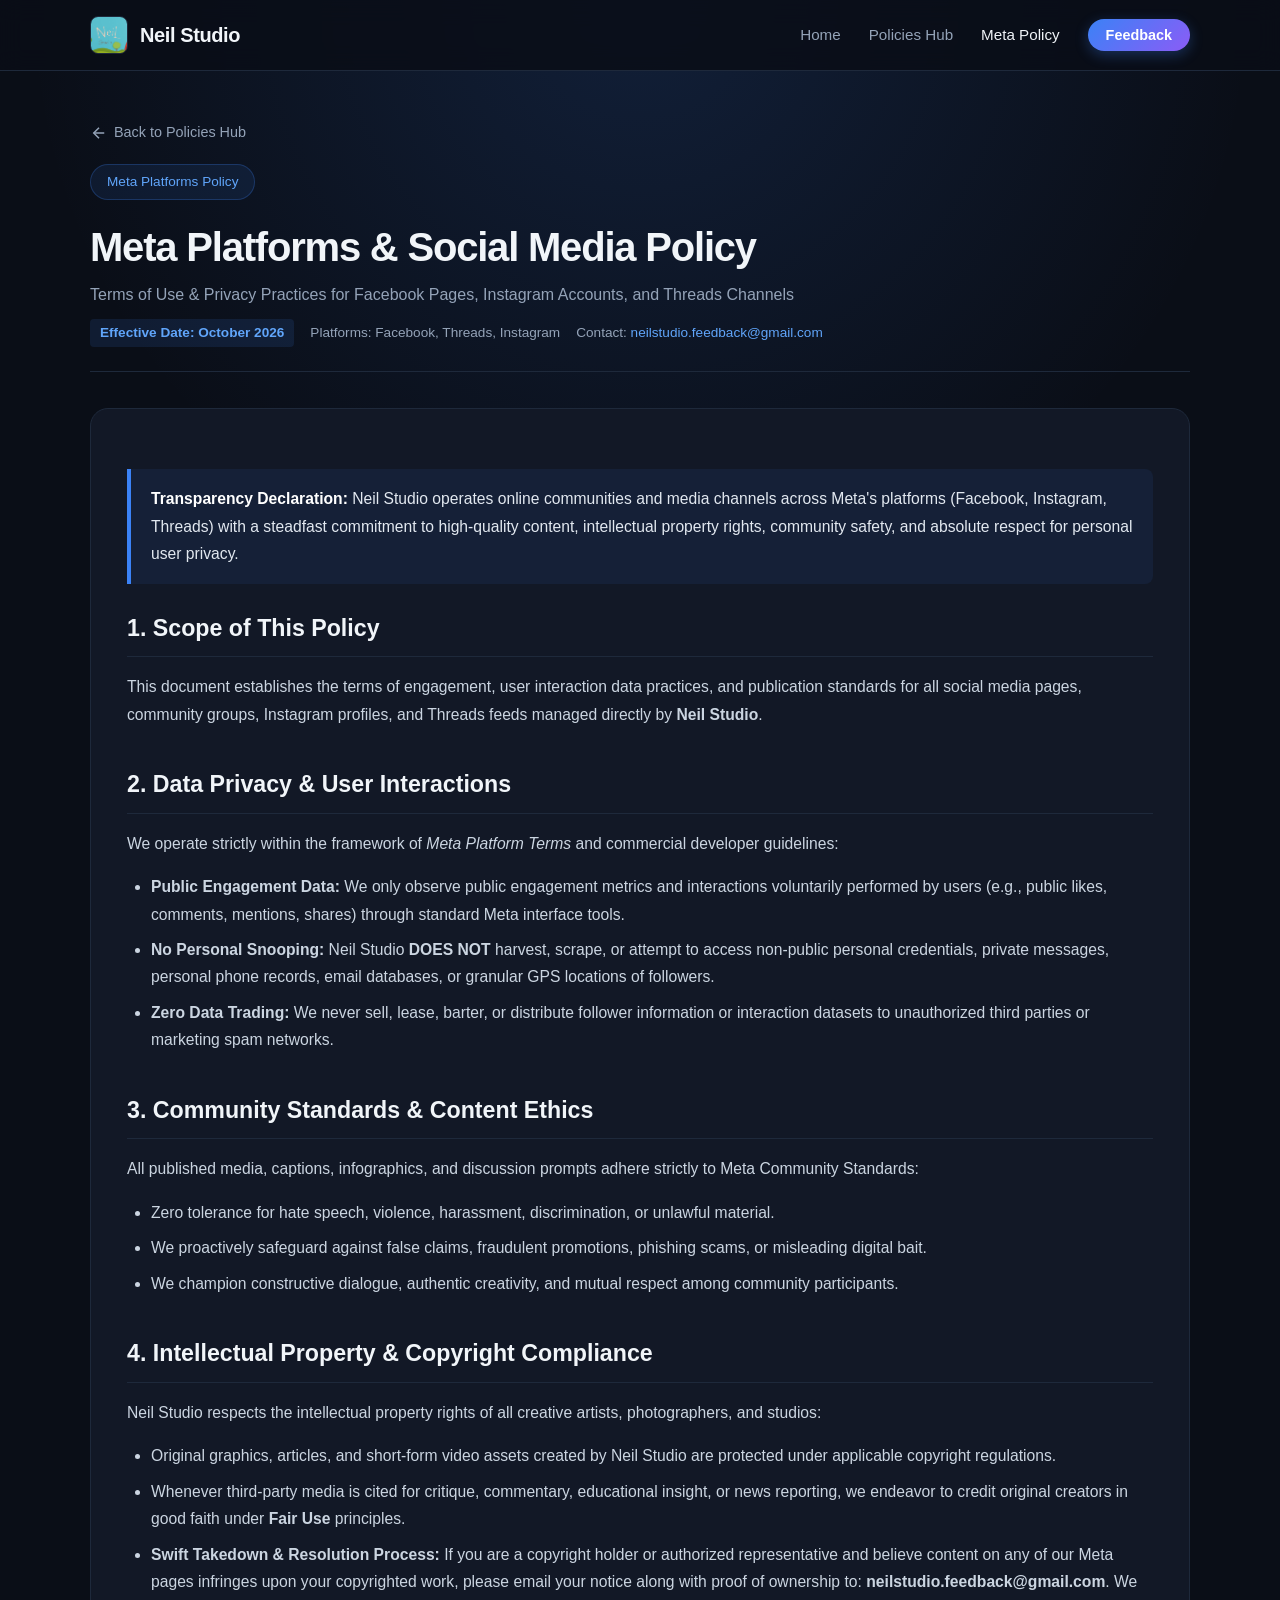
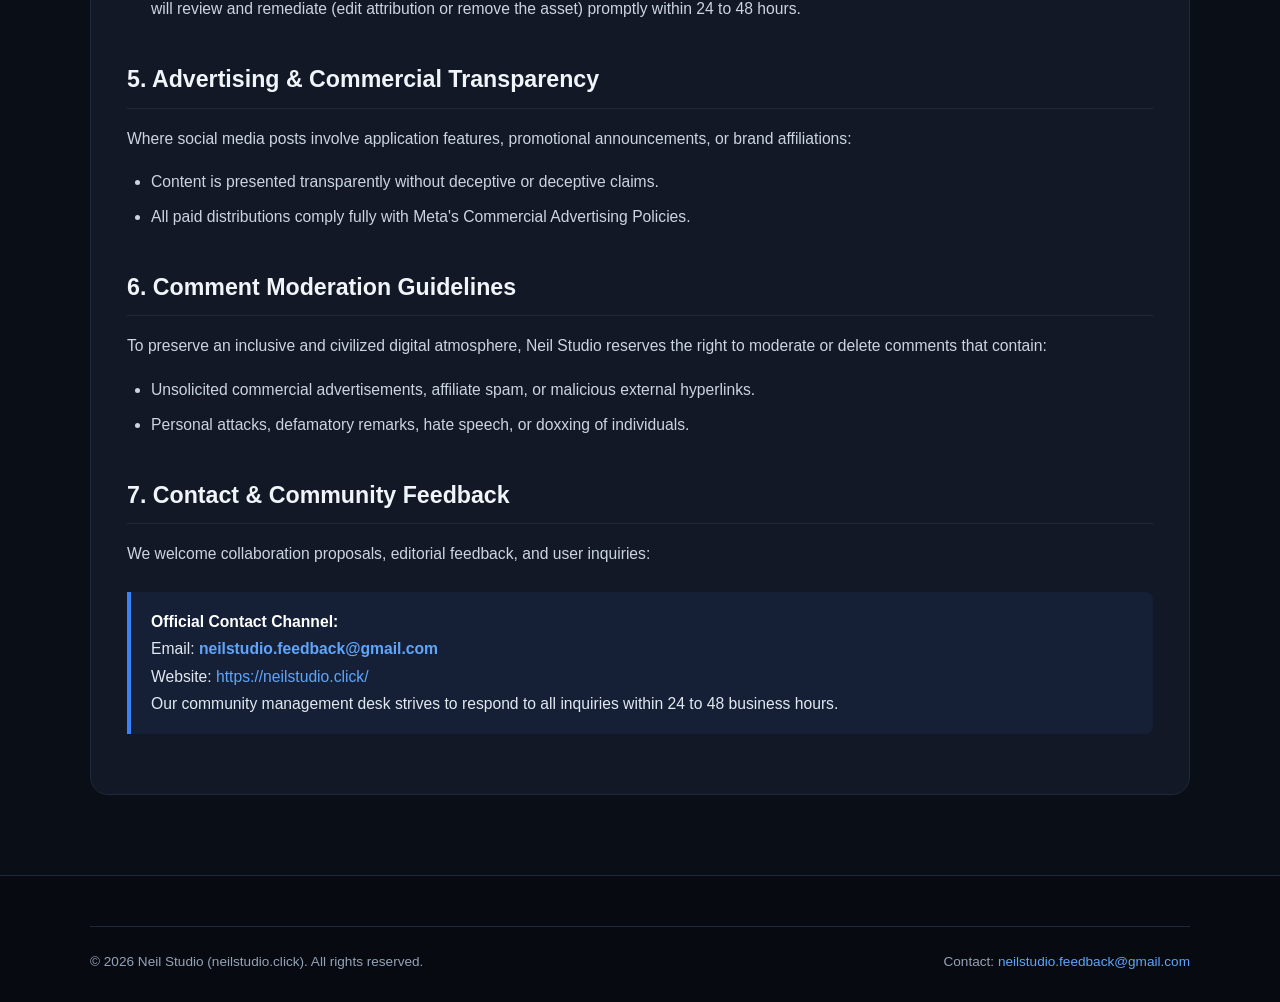
<file: policies/meta.html>
<!DOCTYPE html>
<html lang="en">
<head>
  <meta charset="utf-8">
  <meta name="viewport" content="width=device-width, initial-scale=1.0">
  <title>Meta Platforms Privacy Policy & Terms | Neil Studio</title>
  
  <meta name="description" content="Official Terms and Privacy Policy for Meta Platforms (Facebook Fanpages, Instagram, and Threads channels) curated and operated by Neil Studio.">
  <link rel="canonical" href="https://neilstudio.click/policies/meta.html">
  
  <link rel="icon" type="image/png" href="../assets/favicon.png">
  <link rel="stylesheet" href="../style.css">
</head>
<body>

  <!-- Navigation Bar -->
  <header class="navbar">
    <div class="container nav-container">
      <a href="../index.html" class="nav-brand">
        <img src="../assets/logo.png" alt="Neil Studio Logo" class="nav-logo">
        <span>Neil Studio</span>
      </a>

      <nav>
        <ul class="nav-menu" style="display: flex;">
          <li><a href="../index.html" class="nav-link">Home</a></li>
          <li><a href="index.html" class="nav-link">Policies Hub</a></li>
          <li><a href="meta.html" class="nav-link active">Meta Policy</a></li>
          <li><a href="mailto:neilstudio.feedback@gmail.com" class="nav-cta">Feedback</a></li>
        </ul>
      </nav>
    </div>
  </header>

  <main class="policy-wrapper">
    <div class="container">
      <a href="index.html" class="back-link">
        <svg width="18" height="18" viewBox="0 0 24 24" fill="none" stroke="currentColor" stroke-width="2">
          <line x1="19" y1="12" x2="5" y2="12"></line>
          <polyline points="12 19 5 12 12 5"></polyline>
        </svg>
        <span>Back to Policies Hub</span>
      </a>

      <div class="policy-header">
        <div class="hero-badge">Meta Platforms Policy</div>
        <h1 class="hero-title" style="font-size: clamp(1.8rem, 3.5vw, 2.5rem); margin-bottom: 12px; text-align: left;">
          Meta Platforms &amp; Social Media Policy
        </h1>
        <p style="color: var(--text-muted); font-size: 1rem;">
          Terms of Use &amp; Privacy Practices for Facebook Pages, Instagram Accounts, and Threads Channels
        </p>
        <div class="policy-meta">
          <span class="policy-tag">Effective Date: October 2026</span>
          <span>Platforms: Facebook, Threads, Instagram</span>
          <span>Contact: <a href="mailto:neilstudio.feedback@gmail.com">neilstudio.feedback@gmail.com</a></span>
        </div>
      </div>

      <div class="policy-content">
        <div class="policy-alert">
          <strong>Transparency Declaration:</strong> Neil Studio operates online communities and media channels across Meta's platforms (Facebook, Instagram, Threads) with a steadfast commitment to high-quality content, intellectual property rights, community safety, and absolute respect for personal user privacy.
        </div>

        <h2>1. Scope of This Policy</h2>
        <p>
          This document establishes the terms of engagement, user interaction data practices, and publication standards for all social media pages, community groups, Instagram profiles, and Threads feeds managed directly by <strong>Neil Studio</strong>.
        </p>

        <h2>2. Data Privacy &amp; User Interactions</h2>
        <p>
          We operate strictly within the framework of <em>Meta Platform Terms</em> and commercial developer guidelines:
        </p>
        <ul>
          <li><strong>Public Engagement Data:</strong> We only observe public engagement metrics and interactions voluntarily performed by users (e.g., public likes, comments, mentions, shares) through standard Meta interface tools.</li>
          <li><strong>No Personal Snooping:</strong> Neil Studio <strong>DOES NOT</strong> harvest, scrape, or attempt to access non-public personal credentials, private messages, personal phone records, email databases, or granular GPS locations of followers.</li>
          <li><strong>Zero Data Trading:</strong> We never sell, lease, barter, or distribute follower information or interaction datasets to unauthorized third parties or marketing spam networks.</li>
        </ul>

        <h2>3. Community Standards &amp; Content Ethics</h2>
        <p>
          All published media, captions, infographics, and discussion prompts adhere strictly to Meta Community Standards:
        </p>
        <ul>
          <li>Zero tolerance for hate speech, violence, harassment, discrimination, or unlawful material.</li>
          <li>We proactively safeguard against false claims, fraudulent promotions, phishing scams, or misleading digital bait.</li>
          <li>We champion constructive dialogue, authentic creativity, and mutual respect among community participants.</li>
        </ul>

        <h2>4. Intellectual Property &amp; Copyright Compliance</h2>
        <p>
          Neil Studio respects the intellectual property rights of all creative artists, photographers, and studios:
        </p>
        <ul>
          <li>Original graphics, articles, and short-form video assets created by Neil Studio are protected under applicable copyright regulations.</li>
          <li>Whenever third-party media is cited for critique, commentary, educational insight, or news reporting, we endeavor to credit original creators in good faith under <strong>Fair Use</strong> principles.</li>
          <li><strong>Swift Takedown &amp; Resolution Process:</strong> If you are a copyright holder or authorized representative and believe content on any of our Meta pages infringes upon your copyrighted work, please email your notice along with proof of ownership to: <strong>neilstudio.feedback@gmail.com</strong>. We will review and remediate (edit attribution or remove the asset) promptly within 24 to 48 hours.</li>
        </ul>

        <h2>5. Advertising &amp; Commercial Transparency</h2>
        <p>
          Where social media posts involve application features, promotional announcements, or brand affiliations:
        </p>
        <ul>
          <li>Content is presented transparently without deceptive or deceptive claims.</li>
          <li>All paid distributions comply fully with Meta's Commercial Advertising Policies.</li>
        </ul>

        <h2>6. Comment Moderation Guidelines</h2>
        <p>
          To preserve an inclusive and civilized digital atmosphere, Neil Studio reserves the right to moderate or delete comments that contain:
        </p>
        <ul>
          <li>Unsolicited commercial advertisements, affiliate spam, or malicious external hyperlinks.</li>
          <li>Personal attacks, defamatory remarks, hate speech, or doxxing of individuals.</li>
        </ul>

        <h2>7. Contact &amp; Community Feedback</h2>
        <p>
          We welcome collaboration proposals, editorial feedback, and user inquiries:
        </p>

        <div class="policy-alert" style="background: rgba(59, 130, 246, 0.08); border-left-color: var(--primary);">
          <strong>Official Contact Channel:</strong> <br>
          Email: <a href="mailto:neilstudio.feedback@gmail.com" style="color: var(--primary-light); font-weight: 600;">neilstudio.feedback@gmail.com</a> <br>
          Website: <a href="https://neilstudio.click/">https://neilstudio.click/</a> <br>
          Our community management desk strives to respond to all inquiries within 24 to 48 business hours.
        </div>
      </div>
    </div>
  </main>

  <!-- Footer -->
  <footer class="footer">
    <div class="container">
      <div class="footer-bottom">
        <div>© 2026 Neil Studio (neilstudio.click). All rights reserved.</div>
        <div>Contact: <a href="mailto:neilstudio.feedback@gmail.com">neilstudio.feedback@gmail.com</a></div>
      </div>
    </div>
  </footer>

</body>
</html>
</file>
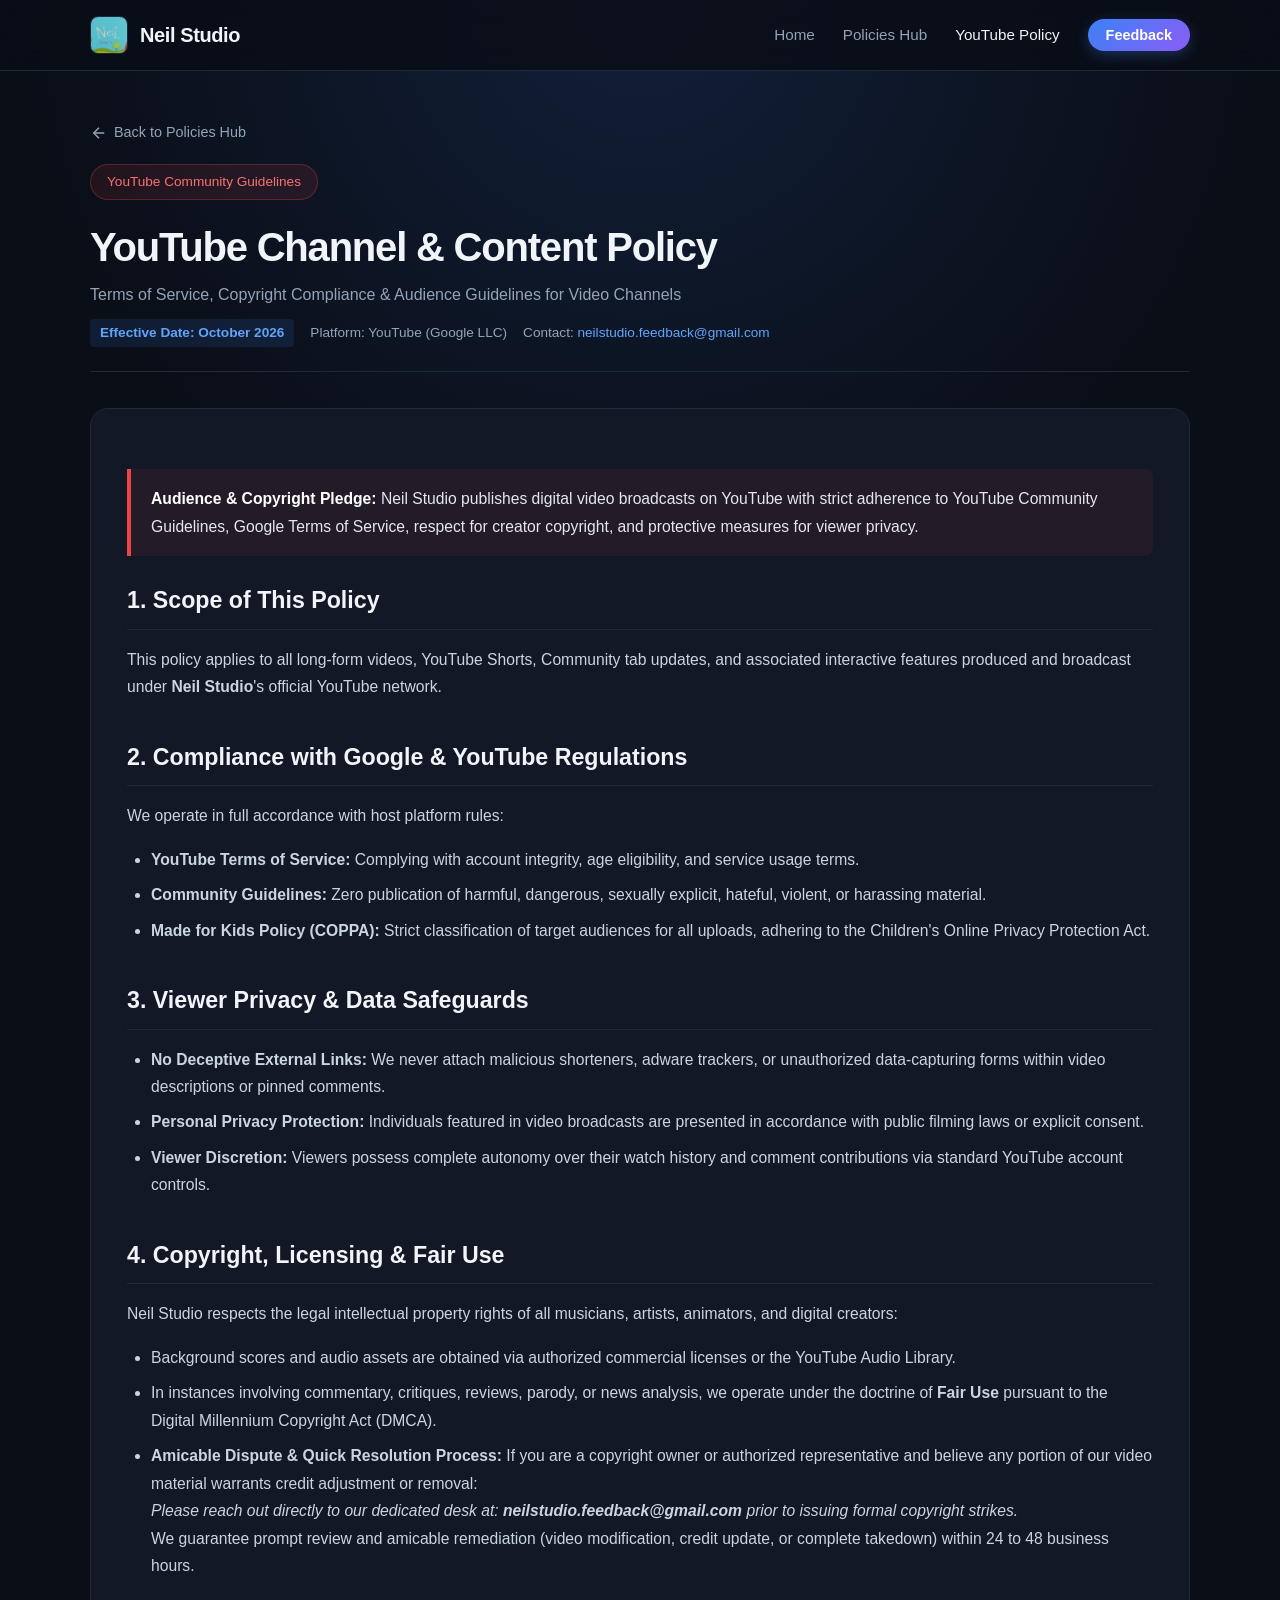
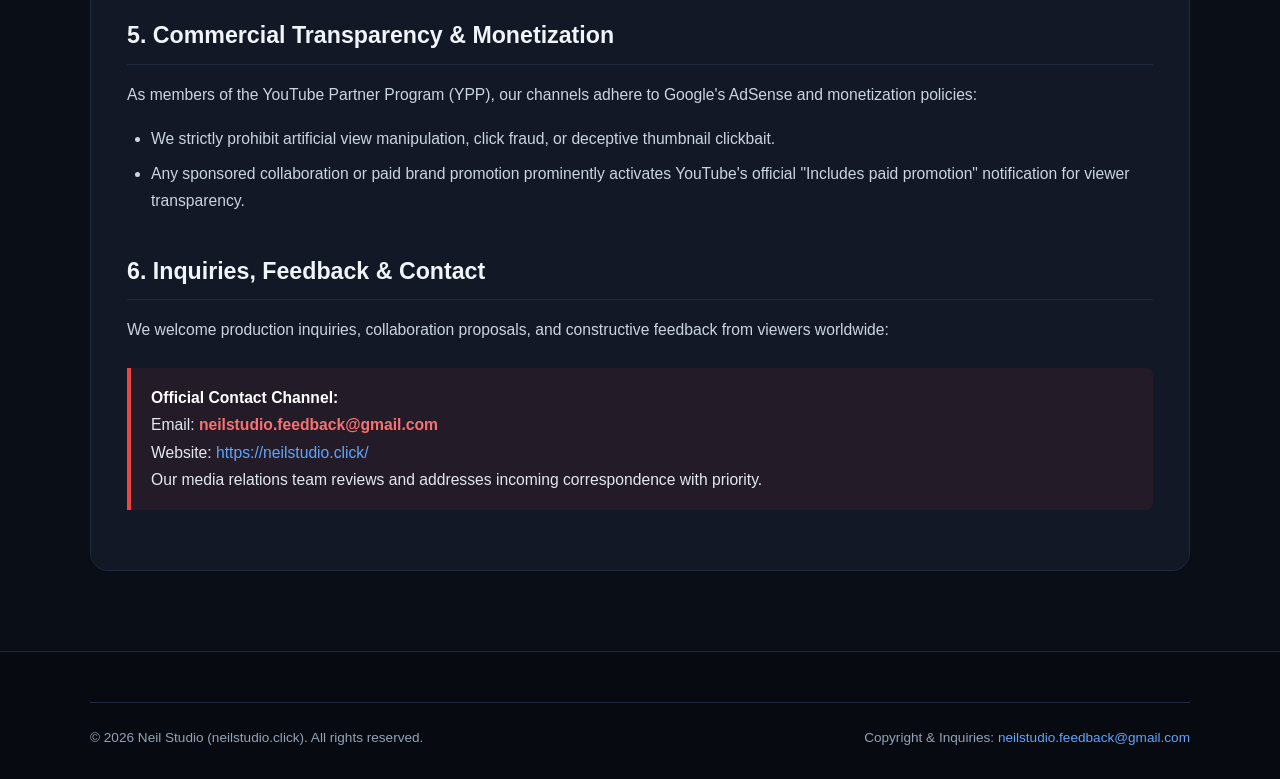
<file: policies/youtube.html>
<!DOCTYPE html>
<html lang="en">
<head>
  <meta charset="utf-8">
  <meta name="viewport" content="width=device-width, initial-scale=1.0">
  <title>YouTube Channel Terms & Copyright Policy | Neil Studio</title>
  
  <meta name="description" content="Official Content, Privacy, and Copyright Guidelines for all YouTube channels, Shorts, and video media broadcast by Neil Studio.">
  <link rel="canonical" href="https://neilstudio.click/policies/youtube.html">
  
  <link rel="icon" type="image/png" href="../assets/favicon.png">
  <link rel="stylesheet" href="../style.css">
</head>
<body>

  <!-- Navigation Bar -->
  <header class="navbar">
    <div class="container nav-container">
      <a href="../index.html" class="nav-brand">
        <img src="../assets/logo.png" alt="Neil Studio Logo" class="nav-logo">
        <span>Neil Studio</span>
      </a>

      <nav>
        <ul class="nav-menu" style="display: flex;">
          <li><a href="../index.html" class="nav-link">Home</a></li>
          <li><a href="index.html" class="nav-link">Policies Hub</a></li>
          <li><a href="youtube.html" class="nav-link active">YouTube Policy</a></li>
          <li><a href="mailto:neilstudio.feedback@gmail.com" class="nav-cta">Feedback</a></li>
        </ul>
      </nav>
    </div>
  </header>

  <main class="policy-wrapper">
    <div class="container">
      <a href="index.html" class="back-link">
        <svg width="18" height="18" viewBox="0 0 24 24" fill="none" stroke="currentColor" stroke-width="2">
          <line x1="19" y1="12" x2="5" y2="12"></line>
          <polyline points="12 19 5 12 12 5"></polyline>
        </svg>
        <span>Back to Policies Hub</span>
      </a>

      <div class="policy-header">
        <div class="hero-badge" style="background: rgba(239, 68, 68, 0.1); border-color: rgba(239, 68, 68, 0.3); color: #f87171;">
          YouTube Community Guidelines
        </div>
        <h1 class="hero-title" style="font-size: clamp(1.8rem, 3.5vw, 2.5rem); margin-bottom: 12px; text-align: left;">
          YouTube Channel &amp; Content Policy
        </h1>
        <p style="color: var(--text-muted); font-size: 1rem;">
          Terms of Service, Copyright Compliance &amp; Audience Guidelines for Video Channels
        </p>
        <div class="policy-meta">
          <span class="policy-tag">Effective Date: October 2026</span>
          <span>Platform: YouTube (Google LLC)</span>
          <span>Contact: <a href="mailto:neilstudio.feedback@gmail.com">neilstudio.feedback@gmail.com</a></span>
        </div>
      </div>

      <div class="policy-content">
        <div class="policy-alert" style="border-left-color: #ef4444; background: rgba(239, 68, 68, 0.08);">
          <strong>Audience &amp; Copyright Pledge:</strong> Neil Studio publishes digital video broadcasts on YouTube with strict adherence to YouTube Community Guidelines, Google Terms of Service, respect for creator copyright, and protective measures for viewer privacy.
        </div>

        <h2>1. Scope of This Policy</h2>
        <p>
          This policy applies to all long-form videos, YouTube Shorts, Community tab updates, and associated interactive features produced and broadcast under <strong>Neil Studio</strong>'s official YouTube network.
        </p>

        <h2>2. Compliance with Google &amp; YouTube Regulations</h2>
        <p>
          We operate in full accordance with host platform rules:
        </p>
        <ul>
          <li><strong>YouTube Terms of Service:</strong> Complying with account integrity, age eligibility, and service usage terms.</li>
          <li><strong>Community Guidelines:</strong> Zero publication of harmful, dangerous, sexually explicit, hateful, violent, or harassing material.</li>
          <li><strong>Made for Kids Policy (COPPA):</strong> Strict classification of target audiences for all uploads, adhering to the Children's Online Privacy Protection Act.</li>
        </ul>

        <h2>3. Viewer Privacy &amp; Data Safeguards</h2>
        <ul>
          <li><strong>No Deceptive External Links:</strong> We never attach malicious shorteners, adware trackers, or unauthorized data-capturing forms within video descriptions or pinned comments.</li>
          <li><strong>Personal Privacy Protection:</strong> Individuals featured in video broadcasts are presented in accordance with public filming laws or explicit consent.</li>
          <li><strong>Viewer Discretion:</strong> Viewers possess complete autonomy over their watch history and comment contributions via standard YouTube account controls.</li>
        </ul>

        <h2>4. Copyright, Licensing &amp; Fair Use</h2>
        <p>
          Neil Studio respects the legal intellectual property rights of all musicians, artists, animators, and digital creators:
        </p>
        <ul>
          <li>Background scores and audio assets are obtained via authorized commercial licenses or the YouTube Audio Library.</li>
          <li>In instances involving commentary, critiques, reviews, parody, or news analysis, we operate under the doctrine of <strong>Fair Use</strong> pursuant to the Digital Millennium Copyright Act (DMCA).</li>
          <li><strong>Amicable Dispute &amp; Quick Resolution Process:</strong> If you are a copyright owner or authorized representative and believe any portion of our video material warrants credit adjustment or removal: <br>
            <em>Please reach out directly to our dedicated desk at: <strong>neilstudio.feedback@gmail.com</strong> prior to issuing formal copyright strikes.</em> <br>
            We guarantee prompt review and amicable remediation (video modification, credit update, or complete takedown) within 24 to 48 business hours.
          </li>
        </ul>

        <h2>5. Commercial Transparency &amp; Monetization</h2>
        <p>
          As members of the YouTube Partner Program (YPP), our channels adhere to Google's AdSense and monetization policies:
        </p>
        <ul>
          <li>We strictly prohibit artificial view manipulation, click fraud, or deceptive thumbnail clickbait.</li>
          <li>Any sponsored collaboration or paid brand promotion prominently activates YouTube's official "Includes paid promotion" notification for viewer transparency.</li>
        </ul>

        <h2>6. Inquiries, Feedback &amp; Contact</h2>
        <p>
          We welcome production inquiries, collaboration proposals, and constructive feedback from viewers worldwide:
        </p>

        <div class="policy-alert" style="background: rgba(239, 68, 68, 0.08); border-left-color: #ef4444;">
          <strong>Official Contact Channel:</strong> <br>
          Email: <a href="mailto:neilstudio.feedback@gmail.com" style="color: #f87171; font-weight: 600;">neilstudio.feedback@gmail.com</a> <br>
          Website: <a href="https://neilstudio.click/">https://neilstudio.click/</a> <br>
          Our media relations team reviews and addresses incoming correspondence with priority.
        </div>
      </div>
    </div>
  </main>

  <!-- Footer -->
  <footer class="footer">
    <div class="container">
      <div class="footer-bottom">
        <div>© 2026 Neil Studio (neilstudio.click). All rights reserved.</div>
        <div>Copyright &amp; Inquiries: <a href="mailto:neilstudio.feedback@gmail.com">neilstudio.feedback@gmail.com</a></div>
      </div>
    </div>
  </footer>

</body>
</html>
</file>
<file: style.css>
/* ==========================================================================
   Neil Studio - Main Stylesheet
   Ultra-fast, Modern & Responsive Design for Cloudflare Pages
   Domain: neilstudio.click
   ========================================================================== */

:root {
  --bg-main: #0a0e17;
  --bg-card: #121826;
  --bg-card-hover: #182032;
  --bg-nav: rgba(10, 14, 23, 0.85);
  --border-subtle: #1e293b;
  --border-focus: #3b82f6;
  
  --text-main: #f1f5f9;
  --text-muted: #94a3b8;
  --text-faint: #64748b;
  
  --primary: #3b82f6;
  --primary-hover: #2563eb;
  --primary-light: #60a5fa;
  --accent-purple: #8b5cf6;
  --accent-emerald: #10b981;
  --gradient-brand: linear-gradient(135deg, #3b82f6 0%, #8b5cf6 100%);
  --gradient-glow: radial-gradient(circle at 50% 0%, rgba(59, 130, 246, 0.15) 0%, transparent 70%);

  --radius-sm: 8px;
  --radius-md: 12px;
  --radius-lg: 18px;
  --shadow-sm: 0 2px 8px rgba(0, 0, 0, 0.3);
  --shadow-lg: 0 10px 30px -10px rgba(0, 0, 0, 0.5);

  --container-max: 1140px;
  --font-stack: -apple-system, BlinkMacSystemFont, "Segoe UI", Roboto, "Helvetica Neue", Arial, sans-serif;
}

/* Base Reset */
*, *::before, *::after {
  box-sizing: border-box;
  margin: 0;
  padding: 0;
}

html {
  scroll-behavior: smooth;
  font-family: var(--font-stack);
  background-color: var(--bg-main);
  color: var(--text-main);
  line-height: 1.6;
  -webkit-font-smoothing: antialiased;
}

body {
  min-height: 100vh;
  display: flex;
  flex-direction: column;
  overflow-x: hidden;
  background-image: var(--gradient-glow);
  background-repeat: no-repeat;
  background-position: top center;
  background-size: 100% 600px;
}

img {
  max-width: 100%;
  height: auto;
  display: block;
}

a {
  color: var(--primary-light);
  text-decoration: none;
  transition: color 0.2s ease;
}

a:hover {
  color: #93c5fd;
}

/* Layout Utilities */
.container {
  width: 100%;
  max-width: var(--container-max);
  margin-left: auto;
  margin-right: auto;
  padding-left: 20px;
  padding-right: 20px;
}

/* Navigation Bar */
.navbar {
  position: sticky;
  top: 0;
  z-index: 100;
  background: var(--bg-nav);
  backdrop-filter: blur(12px);
  -webkit-backdrop-filter: blur(12px);
  border-bottom: 1px solid var(--border-subtle);
  transition: background 0.3s ease;
}

.nav-container {
  display: flex;
  align-items: center;
  justify-content: space-between;
  height: 70px;
}

.nav-brand {
  display: flex;
  align-items: center;
  gap: 12px;
  color: var(--text-main);
  font-weight: 700;
  font-size: 1.25rem;
  letter-spacing: -0.02em;
}

.nav-logo {
  width: 38px;
  height: 38px;
  border-radius: var(--radius-sm);
  object-fit: cover;
  border: 1px solid var(--border-subtle);
}

.nav-menu {
  display: flex;
  align-items: center;
  gap: 28px;
  list-style: none;
}

.nav-link {
  color: var(--text-muted);
  font-size: 0.95rem;
  font-weight: 500;
  transition: color 0.2s ease;
}

.nav-link:hover, .nav-link.active {
  color: var(--text-main);
}

.nav-cta {
  background: var(--gradient-brand);
  color: #fff !important;
  padding: 8px 18px;
  border-radius: 9999px;
  font-size: 0.9rem;
  font-weight: 600;
  box-shadow: 0 4px 14px rgba(59, 130, 246, 0.3);
  transition: transform 0.2s ease, box-shadow 0.2s ease;
}

.nav-cta:hover {
  transform: translateY(-1px);
  box-shadow: 0 6px 20px rgba(59, 130, 246, 0.45);
}

/* Mobile Toggle */
.nav-toggle {
  display: none;
  background: none;
  border: none;
  color: var(--text-main);
  cursor: pointer;
  padding: 8px;
}

/* Hero Section */
.hero-section {
  padding: 75px 0 60px;
  text-align: center;
  position: relative;
}

.hero-badge {
  display: inline-flex;
  align-items: center;
  gap: 8px;
  padding: 6px 16px;
  background: rgba(59, 130, 246, 0.1);
  border: 1px solid rgba(59, 130, 246, 0.25);
  border-radius: 9999px;
  font-size: 0.85rem;
  color: var(--primary-light);
  font-weight: 500;
  margin-bottom: 24px;
}

.hero-title {
  font-size: clamp(2.2rem, 5vw, 3.4rem);
  font-weight: 800;
  line-height: 1.15;
  letter-spacing: -0.03em;
  margin-bottom: 20px;
}

.gradient-text {
  background: var(--gradient-brand);
  -webkit-background-clip: text;
  -webkit-text-fill-color: transparent;
}

.hero-desc {
  font-size: clamp(1.05rem, 2vw, 1.25rem);
  color: var(--text-muted);
  max-width: 760px;
  margin: 0 auto 36px;
  line-height: 1.6;
}

.hero-actions {
  display: flex;
  align-items: center;
  justify-content: center;
  gap: 16px;
  flex-wrap: wrap;
}

.btn {
  display: inline-flex;
  align-items: center;
  justify-content: center;
  gap: 8px;
  padding: 12px 26px;
  border-radius: var(--radius-sm);
  font-size: 0.95rem;
  font-weight: 600;
  cursor: pointer;
  transition: all 0.2s ease;
  border: none;
}

.btn-primary {
  background: var(--gradient-brand);
  color: #fff;
  box-shadow: 0 4px 16px rgba(59, 130, 246, 0.35);
}

.btn-primary:hover {
  transform: translateY(-2px);
  box-shadow: 0 6px 24px rgba(59, 130, 246, 0.5);
  color: #fff;
}

.btn-secondary {
  background: var(--bg-card);
  color: var(--text-main);
  border: 1px solid var(--border-subtle);
}

.btn-secondary:hover {
  background: var(--bg-card-hover);
  border-color: #334155;
  color: #fff;
}

/* Stats / Highlights */
.stats-grid {
  display: grid;
  grid-template-columns: repeat(auto-fit, minmax(200px, 1fr));
  gap: 20px;
  margin: 50px 0;
  padding: 24px;
  background: var(--bg-card);
  border: 1px solid var(--border-subtle);
  border-radius: var(--radius-md);
}

.stat-item {
  text-align: center;
}

.stat-num {
  font-size: 2rem;
  font-weight: 800;
  color: var(--primary-light);
  margin-bottom: 4px;
}

.stat-label {
  font-size: 0.85rem;
  color: var(--text-muted);
  text-transform: uppercase;
  letter-spacing: 0.05em;
}

/* Section Common */
.section {
  padding: 60px 0;
}

.section-header {
  text-align: center;
  max-width: 680px;
  margin: 0 auto 48px;
}

.section-tag {
  color: var(--primary-light);
  font-size: 0.85rem;
  font-weight: 600;
  text-transform: uppercase;
  letter-spacing: 0.08em;
  margin-bottom: 8px;
}

.section-title {
  font-size: clamp(1.8rem, 3.5vw, 2.4rem);
  font-weight: 700;
  letter-spacing: -0.02em;
  margin-bottom: 14px;
}

.section-desc {
  color: var(--text-muted);
  font-size: 1rem;
}

/* Cards Grid */
.cards-grid {
  display: grid;
  grid-template-columns: repeat(auto-fit, minmax(260px, 1fr));
  gap: 24px;
}

.card {
  background: var(--bg-card);
  border: 1px solid var(--border-subtle);
  border-radius: var(--radius-md);
  padding: 28px 24px;
  transition: transform 0.2s ease, border-color 0.2s ease, box-shadow 0.2s ease;
  display: flex;
  flex-direction: column;
}

.card:hover {
  transform: translateY(-4px);
  border-color: rgba(59, 130, 246, 0.4);
  box-shadow: 0 12px 28px -8px rgba(0, 0, 0, 0.4);
}

.card-icon {
  width: 48px;
  height: 48px;
  display: flex;
  align-items: center;
  justify-content: center;
  background: rgba(59, 130, 246, 0.1);
  color: var(--primary-light);
  border-radius: var(--radius-sm);
  margin-bottom: 20px;
  font-size: 1.4rem;
}

.card-title {
  font-size: 1.2rem;
  font-weight: 700;
  margin-bottom: 12px;
  color: var(--text-main);
}

.card-desc {
  font-size: 0.92rem;
  color: var(--text-muted);
  line-height: 1.6;
  flex-grow: 1;
}

/* Featured Apps Section */
.apps-grid {
  display: grid;
  grid-template-columns: repeat(auto-fit, minmax(320px, 1fr));
  gap: 28px;
}

.app-card {
  background: var(--bg-card);
  border: 1px solid var(--border-subtle);
  border-radius: var(--radius-lg);
  overflow: hidden;
  transition: transform 0.2s ease, border-color 0.2s ease;
  display: flex;
  flex-direction: column;
}

.app-card:hover {
  transform: translateY(-3px);
  border-color: rgba(59, 130, 246, 0.35);
}

.app-banner {
  width: 100%;
  height: 160px;
  object-fit: cover;
  border-bottom: 1px solid var(--border-subtle);
  background-color: #0d121c;
}

.app-content {
  padding: 24px;
  display: flex;
  flex-direction: column;
  flex-grow: 1;
}

.app-header {
  display: flex;
  align-items: center;
  gap: 16px;
  margin-bottom: 16px;
}

.app-icon {
  width: 56px;
  height: 56px;
  border-radius: var(--radius-md);
  object-fit: cover;
  border: 1px solid var(--border-subtle);
  box-shadow: var(--shadow-sm);
}

.app-title-area h3 {
  font-size: 1.25rem;
  font-weight: 700;
  color: var(--text-main);
  margin-bottom: 4px;
}

.app-badge {
  display: inline-block;
  font-size: 0.75rem;
  font-weight: 600;
  padding: 2px 8px;
  background: rgba(16, 185, 129, 0.15);
  color: var(--accent-emerald);
  border-radius: 4px;
}

.app-desc {
  color: var(--text-muted);
  font-size: 0.92rem;
  line-height: 1.6;
  margin-bottom: 20px;
  flex-grow: 1;
}

.app-features {
  list-style: none;
  margin-bottom: 24px;
  display: flex;
  flex-direction: column;
  gap: 8px;
}

.app-features li {
  font-size: 0.88rem;
  color: var(--text-muted);
  display: flex;
  align-items: center;
  gap: 8px;
}

.app-features li::before {
  content: "✓";
  color: var(--primary-light);
  font-weight: bold;
}

.app-footer {
  display: flex;
  align-items: center;
  justify-content: space-between;
  border-top: 1px solid var(--border-subtle);
  padding-top: 16px;
}

/* Contact / Feedback Box */
.contact-box {
  background: var(--bg-card);
  border: 1px solid var(--border-subtle);
  border-radius: var(--radius-lg);
  padding: 40px;
  text-align: center;
  max-width: 800px;
  margin: 0 auto;
}

.contact-box h3 {
  font-size: 1.6rem;
  font-weight: 700;
  margin-bottom: 12px;
}

.contact-box p {
  color: var(--text-muted);
  margin-bottom: 24px;
  max-width: 600px;
  margin-left: auto;
  margin-right: auto;
}

.email-pill {
  display: inline-flex;
  align-items: center;
  gap: 10px;
  padding: 12px 24px;
  background: rgba(59, 130, 246, 0.1);
  border: 1px solid rgba(59, 130, 246, 0.3);
  border-radius: 9999px;
  color: var(--primary-light);
  font-weight: 600;
  font-size: 1.05rem;
  transition: all 0.2s ease;
}

.email-pill:hover {
  background: rgba(59, 130, 246, 0.2);
  border-color: var(--primary);
  transform: translateY(-2px);
  color: #fff;
}

/* ==========================================================================
   Policy & Legal Documentation Pages
   ========================================================================== */
.policy-wrapper {
  padding: 50px 0 80px;
}

.policy-header {
  border-bottom: 1px solid var(--border-subtle);
  padding-bottom: 24px;
  margin-bottom: 36px;
}

.policy-meta {
  display: flex;
  align-items: center;
  gap: 16px;
  font-size: 0.85rem;
  color: var(--text-muted);
  margin-top: 12px;
  flex-wrap: wrap;
}

.policy-tag {
  background: rgba(59, 130, 246, 0.12);
  color: var(--primary-light);
  padding: 3px 10px;
  border-radius: 4px;
  font-weight: 600;
}

.policy-content {
  background: var(--bg-card);
  border: 1px solid var(--border-subtle);
  border-radius: var(--radius-lg);
  padding: 36px;
  font-size: 0.98rem;
  line-height: 1.75;
  color: #cbd5e1;
}

.policy-content h2 {
  font-size: 1.45rem;
  font-weight: 700;
  color: var(--text-main);
  margin-top: 36px;
  margin-bottom: 16px;
  padding-bottom: 8px;
  border-bottom: 1px solid var(--border-subtle);
}

.policy-content h2:first-of-type {
  margin-top: 0;
}

.policy-content h3 {
  font-size: 1.15rem;
  font-weight: 600;
  color: var(--text-main);
  margin-top: 24px;
  margin-bottom: 10px;
}

.policy-content p {
  margin-bottom: 16px;
}

.policy-content ul, .policy-content ol {
  margin-bottom: 20px;
  padding-left: 24px;
}

.policy-content li {
  margin-bottom: 8px;
}

.policy-alert {
  background: rgba(59, 130, 246, 0.08);
  border-left: 4px solid var(--primary);
  padding: 16px 20px;
  border-radius: 0 var(--radius-sm) var(--radius-sm) 0;
  margin: 24px 0;
  color: #e2e8f0;
}

.policy-alert strong {
  color: #fff;
}

.policy-cards-grid {
  display: grid;
  grid-template-columns: repeat(auto-fit, minmax(300px, 1fr));
  gap: 24px;
  margin-top: 32px;
}

.policy-hub-card {
  background: var(--bg-card);
  border: 1px solid var(--border-subtle);
  border-radius: var(--radius-md);
  padding: 28px;
  display: flex;
  flex-direction: column;
  transition: all 0.2s ease;
  position: relative;
  overflow: hidden;
}

.policy-hub-card:hover {
  transform: translateY(-4px);
  border-color: var(--primary);
  box-shadow: var(--shadow-lg);
}

.policy-hub-card h3 {
  font-size: 1.25rem;
  font-weight: 700;
  color: var(--text-main);
  margin-bottom: 10px;
}

.policy-hub-card p {
  color: var(--text-muted);
  font-size: 0.92rem;
  line-height: 1.6;
  margin-bottom: 20px;
  flex-grow: 1;
}

.back-link {
  display: inline-flex;
  align-items: center;
  gap: 6px;
  color: var(--text-muted);
  font-size: 0.9rem;
  margin-bottom: 20px;
  transition: color 0.2s ease;
}

.back-link:hover {
  color: var(--primary-light);
}

/* Footer */
.footer {
  margin-top: auto;
  background: #070a10;
  border-top: 1px solid var(--border-subtle);
  padding: 50px 0 30px;
  color: var(--text-muted);
  font-size: 0.9rem;
}

.footer-grid {
  display: grid;
  grid-template-columns: 2fr 1fr 1fr;
  gap: 40px;
  margin-bottom: 40px;
}

.footer-brand h4 {
  color: var(--text-main);
  font-size: 1.2rem;
  margin-bottom: 12px;
}

.footer-brand p {
  max-width: 380px;
  line-height: 1.6;
  font-size: 0.9rem;
}

.footer-col h5 {
  color: var(--text-main);
  font-size: 0.95rem;
  font-weight: 600;
  margin-bottom: 16px;
  text-transform: uppercase;
  letter-spacing: 0.05em;
}

.footer-links {
  list-style: none;
  display: flex;
  flex-direction: column;
  gap: 10px;
}

.footer-links a {
  color: var(--text-muted);
  transition: color 0.2s ease;
}

.footer-links a:hover {
  color: var(--text-main);
}

.footer-bottom {
  border-top: 1px solid var(--border-subtle);
  padding-top: 24px;
  display: flex;
  align-items: center;
  justify-content: space-between;
  flex-wrap: wrap;
  gap: 16px;
  font-size: 0.85rem;
}

/* Responsive */
@media (max-width: 768px) {
  .nav-menu {
    display: none;
    position: absolute;
    top: 70px;
    left: 0;
    right: 0;
    background: var(--bg-card);
    border-bottom: 1px solid var(--border-subtle);
    flex-direction: column;
    padding: 24px;
    gap: 16px;
    box-shadow: var(--shadow-lg);
  }

  .nav-menu.is-active {
    display: flex;
  }

  .nav-toggle {
    display: block;
  }

  .footer-grid {
    grid-template-columns: 1fr;
    gap: 30px;
  }

  .policy-content {
    padding: 22px;
  }
}
</file>
